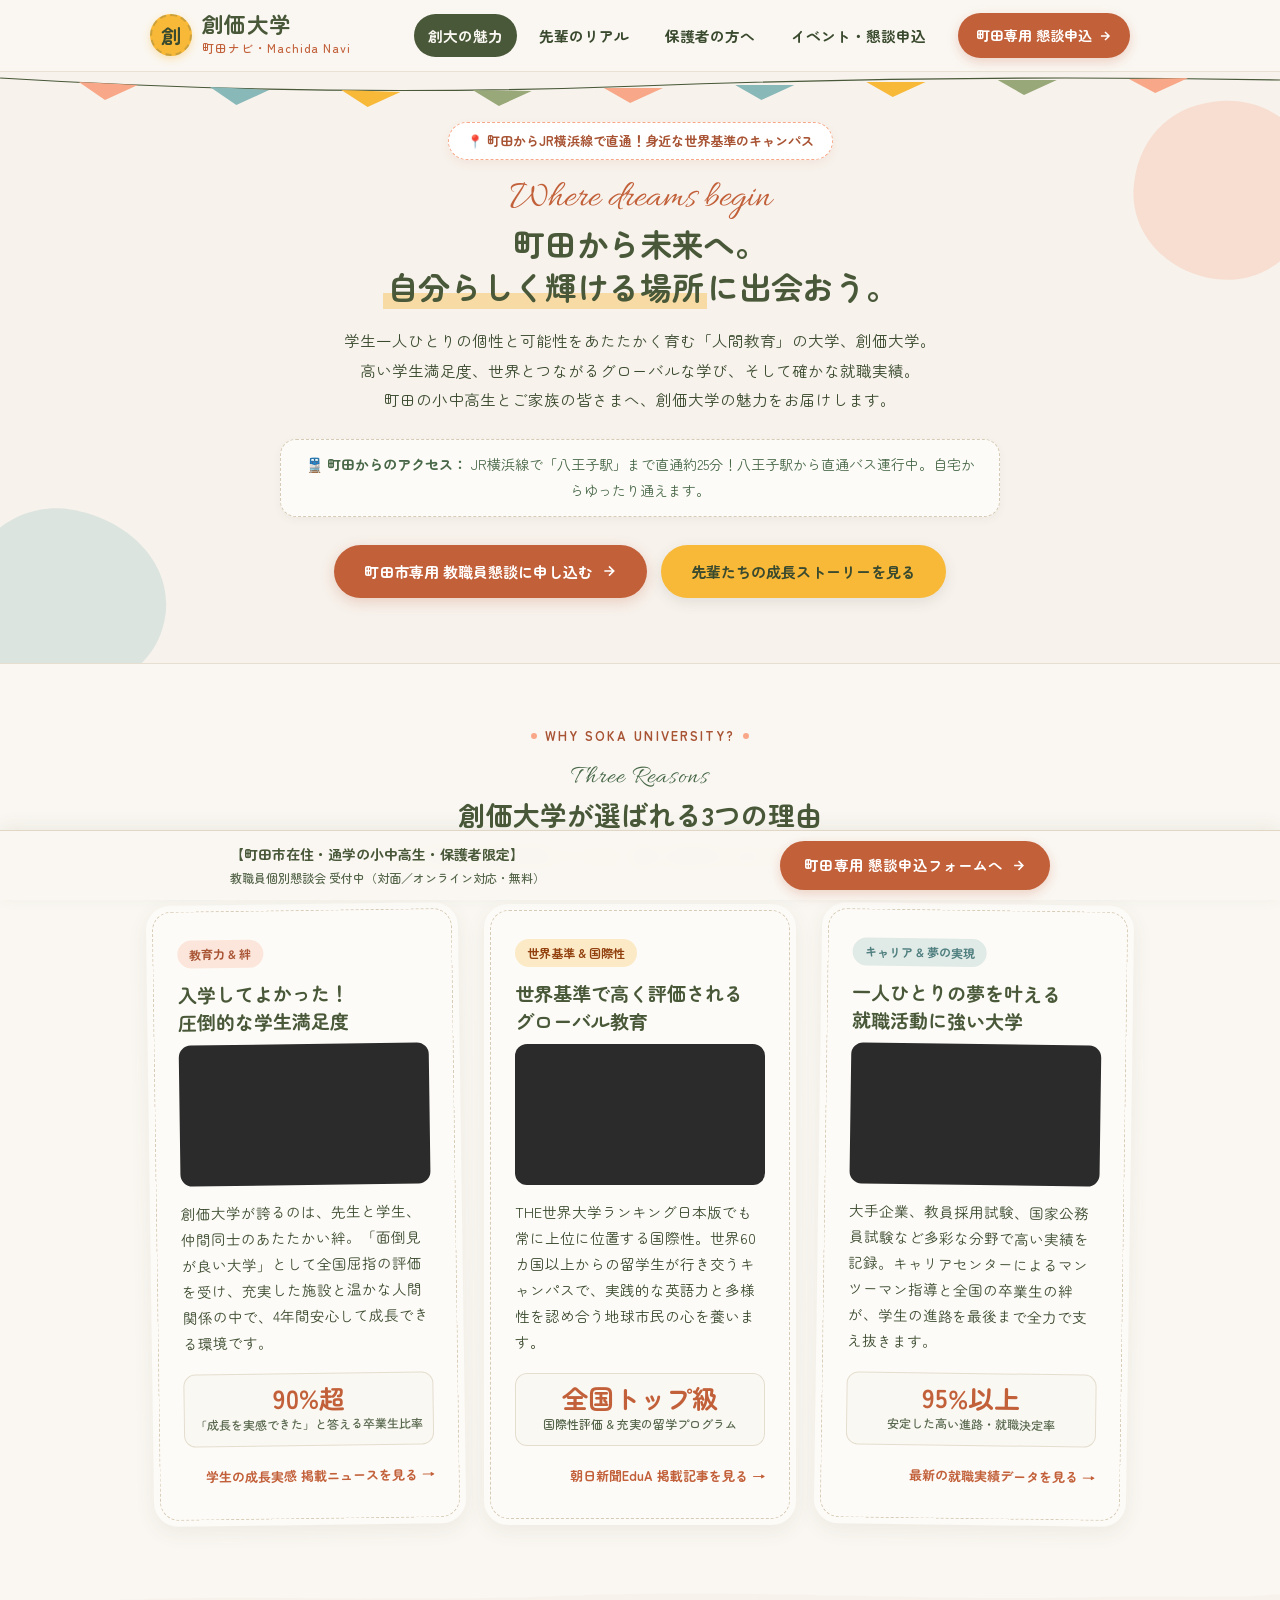
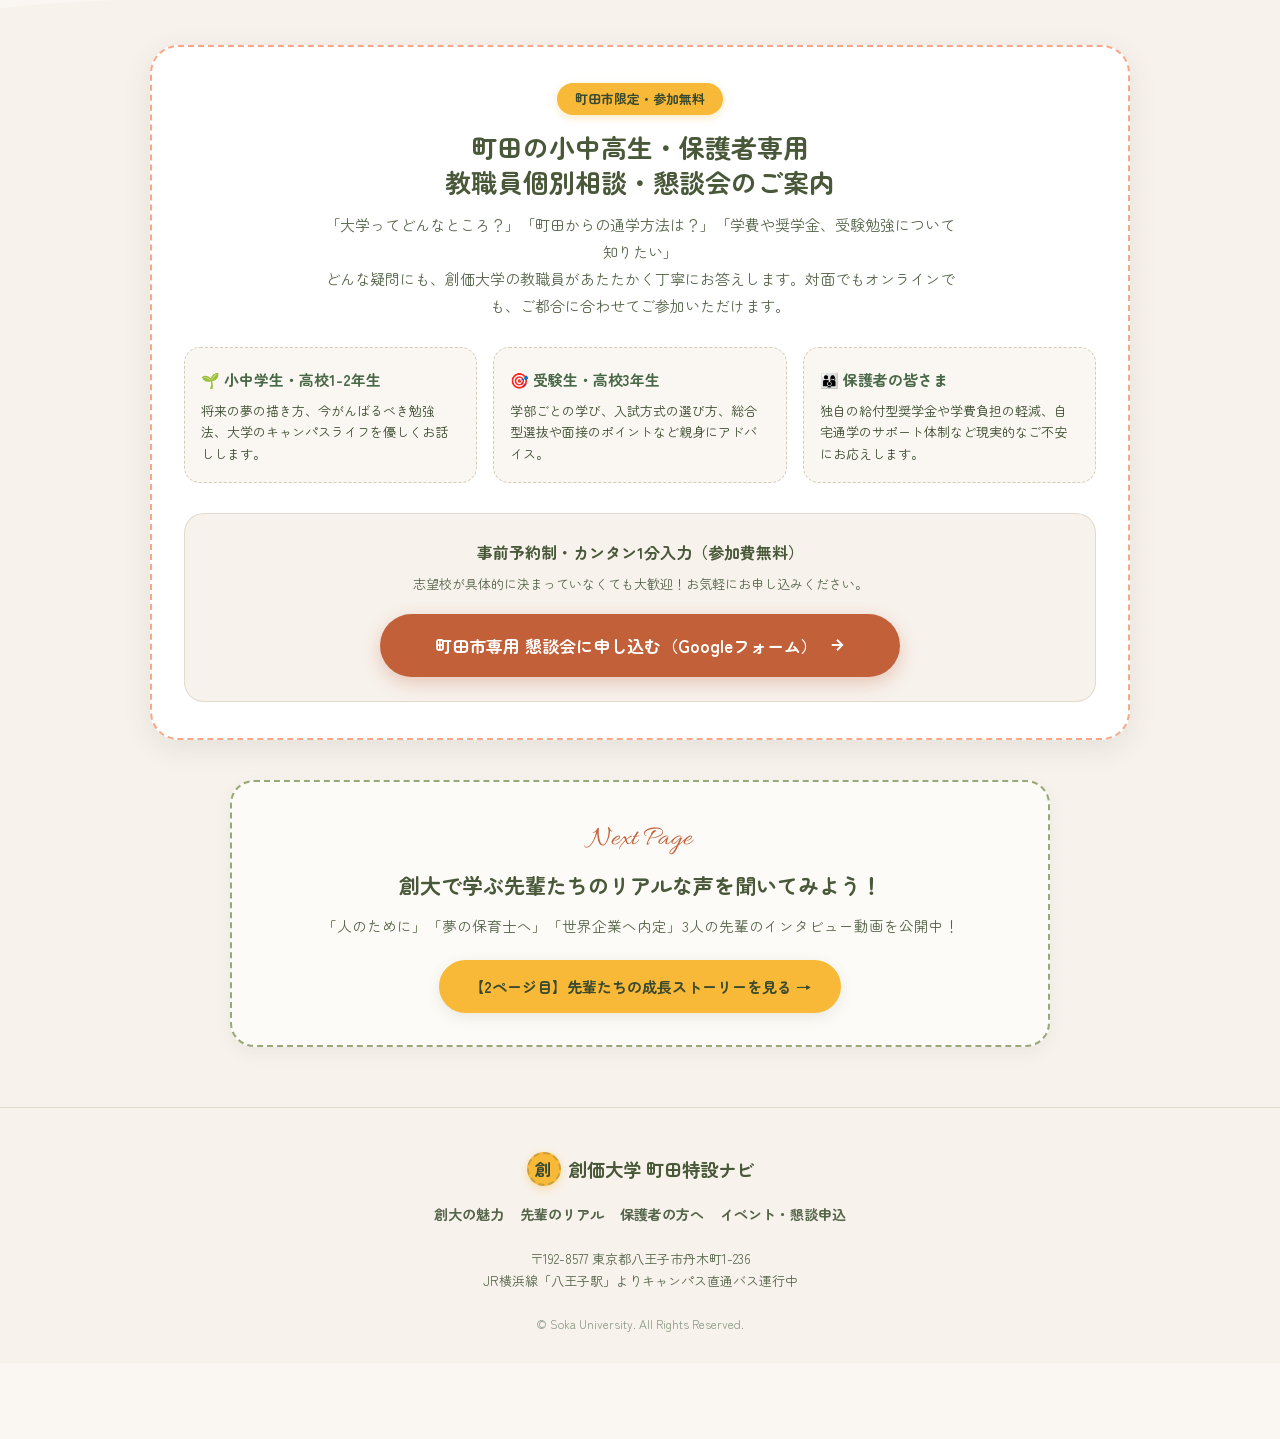
<file: index.html>
<!DOCTYPE html>
<html lang="ja">
<head>
  <meta charset="UTF-8">
  <meta name="viewport" content="width=device-width, initial-scale=1.0">
  <title>町田の小中高生・保護者向け 創価大学の魅力特設サイト | 満足度・世界基準・就職実績</title>
  <meta name="description" content="出会って、学んで、夢ひらく。町田市在住・通学の小中高生と保護者の皆さまへ。学生満足度、世界基準のグローバル教育、高い就職実績など、八王子・創価大学の魅力をお届けします。町田市専用の個別教職員懇談も受付中！">
  <link rel="preconnect" href="https://fonts.googleapis.com">
  <link rel="preconnect" href="https://fonts.gstatic.com" crossorigin>
  <link href="https://fonts.googleapis.com/css2?family=Zen+Maru+Gothic:wght@400;500;700&family=Allura&display=swap" rel="stylesheet">
  <link rel="stylesheet" href="css/style.css">
</head>
<body>

  <!-- ヘッダー -->
  <header class="header" id="header">
    <div class="wrap header__inner">
      <a href="index.html" class="header__logo">
        <div class="header__logo-icon">創</div>
        <div class="header__logo-text">
          <span class="header__logo-main">創価大学</span>
          <span class="header__logo-sub">町田ナビ • Machida Navi</span>
        </div>
      </a>

      <!-- ナビゲーション -->
      <nav class="header__nav" id="headerNav" aria-label="メインナビゲーション">
        <ul class="header__nav-list">
          <li><a href="index.html" class="header__nav-link active">創大の魅力</a></li>
          <li><a href="story.html" class="header__nav-link">先輩のリアル</a></li>
          <li><a href="parents.html" class="header__nav-link">保護者の方へ</a></li>
          <li><a href="event.html" class="header__nav-link">イベント・懇談申込</a></li>
        </ul>
        <a href="https://forms.gle/iRCZzVQ8u3dxBbDP8" target="_blank" rel="noopener noreferrer" class="header__nav-cta">
          <span>町田専用 懇談申込</span>
          <svg width="14" height="14" viewBox="0 0 24 24" fill="none" stroke="currentColor" stroke-width="2.5"><path d="M5 12h14M12 5l7 7-7 7"/></svg>
        </a>
      </nav>

      <!-- SPメニューボタン -->
      <button class="hamburger" id="hamburger" aria-label="メニューを開く" aria-expanded="false">
        <span></span><span></span><span></span>
      </button>
    </div>
  </header>

  <!-- ヒーローセクション（温かみのあるBlobとガーランド） -->
  <section class="hero" id="hero">
    <!-- 旗ガーランド -->
    <svg class="hero__bunting" viewBox="0 0 390 40" preserveAspectRatio="none" aria-hidden="true">
      <path d="M0 6 Q98 26 195 14 T390 8" stroke="#485838" stroke-width="1.2" fill="none" />
      <polygon points="24,10 42,13 32,28" fill="#F8A888" />
      <polygon points="64,15 82,18 72,33" fill="#88B8B8" />
      <polygon points="104,18 122,20 112,35" fill="#F8B838" />
      <polygon points="144,18 162,19 152,34" fill="#98A878" />
      <polygon points="184,16 202,16 192,31" fill="#F8A888" />
      <polygon points="224,13 242,13 232,28" fill="#88B8B8" />
      <polygon points="264,10 282,10 272,25" fill="#F8B838" />
      <polygon points="304,8 322,8 312,23" fill="#98A878" />
      <polygon points="344,7 362,6 352,21" fill="#F8A888" />
    </svg>

    <!-- 有機的なBlob -->
    <svg class="hero__blob hero__blob--coral" viewBox="0 0 200 200" aria-hidden="true">
      <path d="M104 8 C150 6 190 42 186 92 C182 142 142 176 96 170 C50 164 16 126 22 82 C28 38 58 10 104 8 Z" fill="#F8A888" opacity=".28" />
    </svg>
    <svg class="hero__blob hero__blob--blue" viewBox="0 0 220 180" aria-hidden="true">
      <path d="M112 6 C160 14 202 52 196 100 C190 148 144 174 98 168 C52 162 12 124 16 78 C20 32 64 -2 112 6 Z" fill="#88B8B8" opacity=".24" />
    </svg>

    <div class="wrap hero__inner">
      <div class="hero__badge">
        <span>📍 町田からJR横浜線で直通！身近な世界基準のキャンパス</span>
      </div>
      <p class="hero__script-title">Where dreams begin</p>
      <h1 class="hero__title">
        町田から未来へ。<br>
        <span class="under-wave">自分らしく輝ける場所</span>に出会おう。
      </h1>
      <p class="hero__desc">
        学生一人ひとりの個性と可能性をあたたかく育む「人間教育」の大学、創価大学。<br>
        高い学生満足度、世界とつながるグローバルな学び、そして確かな就職実績。<br>
        町田の小中高生とご家族の皆さまへ、創価大学の魅力をお届けします。
      </p>

      <div class="hero__access-note">
        🚆 <strong>町田からのアクセス：</strong> JR横浜線で「八王子駅」まで直通約25分！八王子駅から直通バス運行中。自宅からゆったり通えます。
      </div>

      <div class="hero__actions">
        <a href="event.html#counseling" class="btn btn--coral">
          <span>町田市専用 教職員懇談に申し込む</span>
          <svg width="16" height="16" viewBox="0 0 24 24" fill="none" stroke="currentColor" stroke-width="2.5"><path d="M5 12h14M12 5l7 7-7 7"/></svg>
        </a>
        <a href="story.html" class="btn">
          <span>先輩たちの成長ストーリーを見る</span>
        </a>
      </div>
    </div>
  </section>

  <!-- 魅力セクション（3つの柱・クラフト札スタイル） -->
  <section class="section" id="features">
    <div class="wrap">
      <div class="sec-head">
        <span class="eyebrow"><i></i> WHY SOKA UNIVERSITY? <i></i></span>
        <span class="eyebrow-script">Three Reasons</span>
        <h2 class="sec-title">創価大学が選ばれる3つの理由</h2>
        <p class="sec-desc">安心の数字と実績が教えてくれる、確かな教育力とあたたかいサポート。</p>
      </div>

      <div class="grid-3">
        <!-- 魅力1: 学生満足度 -->
        <div class="fuda fuda--tilt-left">
          <div class="fuda__in">
            <span class="tag-badge tag-badge--coral">教育力 & 絆</span>
            <h3 class="card-title">入学してよかった！<br>圧倒的な学生満足度</h3>
            <div class="video-wrapper" style="border-radius: 12px; margin-bottom: 14px;">
              <iframe 
                src="https://www.youtube.com/embed/_kkgwEDPUEU" 
                title="創価大学 成長実感ムービー" 
                allow="accelerometer; autoplay; clipboard-write; encrypted-media; gyroscope; picture-in-picture; web-share" 
                allowfullscreen>
              </iframe>
            </div>
            <p class="card-text">
              創価大学が誇るのは、先生と学生、仲間同士のあたたかい絆。「面倒見が良い大学」として全国屈指の評価を受け、充実した施設と温かな人間関係の中で、4年間安心して成長できる環境です。
            </p>
            <div class="card-stat-box">
              <div class="card-stat-num">90%超</div>
              <div class="card-stat-label">「成長を実感できた」と答える卒業生比率</div>
            </div>
            <div style="margin-top: 14px; text-align: right;">
              <a href="https://www.soka.ac.jp/news/2025/10/500201/" target="_blank" rel="noopener noreferrer" style="font-size: 13px; font-weight: 700;">
                学生の成長実感 掲載ニュースを見る →
              </a>
            </div>
          </div>
        </div>

        <!-- 魅力2: グローバル教育 -->
        <div class="fuda">
          <div class="fuda__in">
            <span class="tag-badge tag-badge--yellow">世界基準 & 国際性</span>
            <h3 class="card-title">世界基準で高く評価される<br>グローバル教育</h3>
            <div class="video-wrapper" style="border-radius: 12px; margin-bottom: 14px;">
              <iframe 
                src="https://www.youtube.com/embed/OUmvGFBa0Uk" 
                title="創価大学 国際力紹介ムービー" 
                allow="accelerometer; autoplay; clipboard-write; encrypted-media; gyroscope; picture-in-picture; web-share" 
                allowfullscreen>
              </iframe>
            </div>
            <p class="card-text">
              THE世界大学ランキング日本版でも常に上位に位置する国際性。世界60カ国以上からの留学生が行き交うキャンパスで、実践的な英語力と多様性を認め合う地球市民の心を養います。
            </p>
            <div class="card-stat-box">
              <div class="card-stat-num">全国トップ級</div>
              <div class="card-stat-label">国際性評価 & 充実の留学プログラム</div>
            </div>
            <div style="margin-top: 14px; text-align: right;">
              <a href="https://dot.asahi.com/articles/-/273240" target="_blank" rel="noopener noreferrer" style="font-size: 13px; font-weight: 700;">
                朝日新聞EduA 掲載記事を見る →
              </a>
            </div>
          </div>
        </div>

        <!-- 魅力3: 就職力 -->
        <div class="fuda fuda--tilt-right">
          <div class="fuda__in">
            <span class="tag-badge tag-badge--blue">キャリア & 夢の実現</span>
            <h3 class="card-title">一人ひとりの夢を叶える<br>就職活動に強い大学</h3>
            <div class="video-wrapper" style="border-radius: 12px; margin-bottom: 14px;">
              <iframe 
                src="https://www.youtube.com/embed/uPntUXVRw-o" 
                title="創価大学 就職率UPの秘密ムービー" 
                allow="accelerometer; autoplay; clipboard-write; encrypted-media; gyroscope; picture-in-picture; web-share" 
                allowfullscreen>
              </iframe>
            </div>
            <p class="card-text">
              大手企業、教員採用試験、国家公務員試験など多彩な分野で高い実績を記録。キャリアセンターによるマンツーマン指導と全国の卒業生の絆が、学生の進路を最後まで全力で支え抜きます。
            </p>
            <div class="card-stat-box">
              <div class="card-stat-num">95%以上</div>
              <div class="card-stat-label">安定した高い進路・就職決定率</div>
            </div>
            <div style="margin-top: 14px; text-align: right;">
              <a href="https://www.soka.ac.jp/admissions/news_admissions/2021/12/6736/" target="_blank" rel="noopener noreferrer" style="font-size: 13px; font-weight: 700;">
                最新の就職実績データを見る →
              </a>
            </div>
          </div>
        </div>
      </div>
    </div>
  </section>

  <!-- 町田市専用 教職員懇談会 特別案内 -->
  <section class="section section--alt">
    <!-- 上部の有機的な波 -->
    <svg class="edge" viewBox="0 0 390 24" preserveAspectRatio="none" aria-hidden="true">
      <path d="M0 24 C58 5 110 20 170 12 C230 4 280 18 334 13 C358 11 376 15 390 10 L390 0 L0 0 Z" fill="#FAF7F2" />
    </svg>

    <div class="wrap">
      <div class="counseling-card">
        <span class="counseling-badge-ribbon">町田市限定・参加無料</span>
        <h2 class="counseling-title">町田の小中高生・保護者専用<br>教職員個別相談・懇談会のご案内</h2>
        <p class="counseling-lead">
          「大学ってどんなところ？」「町田からの通学方法は？」「学費や奨学金、受験勉強について知りたい」<br>
          どんな疑問にも、創価大学の教職員があたたかく丁寧にお答えします。対面でもオンラインでも、ご都合に合わせてご参加いただけます。
        </p>

        <div class="counseling-boxes">
          <div class="c-box">
            <div class="c-box-title">🌱 小中学生・高校1-2年生</div>
            <div class="c-box-text">将来の夢の描き方、今がんばるべき勉強法、大学のキャンパスライフを優しくお話しします。</div>
          </div>
          <div class="c-box">
            <div class="c-box-title">🎯 受験生・高校3年生</div>
            <div class="c-box-text">学部ごとの学び、入試方式の選び方、総合型選抜や面接のポイントなど親身にアドバイス。</div>
          </div>
          <div class="c-box">
            <div class="c-box-title">👨‍👩‍👦 保護者の皆さま</div>
            <div class="c-box-text">独自の給付型奨学金や学費負担の軽減、自宅通学のサポート体制など現実的なご不安にお応えします。</div>
          </div>
        </div>

        <div class="counseling-btn-area">
          <div class="counseling-btn-title">事前予約制・カンタン1分入力（参加費無料）</div>
          <div class="counseling-btn-sub">志望校が具体的に決まっていなくても大歓迎！お気軽にお申し込みください。</div>
          <a href="https://forms.gle/iRCZzVQ8u3dxBbDP8" target="_blank" rel="noopener noreferrer" class="btn-counseling-main">
            <span>町田市専用 懇談会に申し込む（Googleフォーム）</span>
            <svg width="18" height="18" viewBox="0 0 24 24" fill="none" stroke="currentColor" stroke-width="2.5"><path d="M5 12h14M12 5l7 7-7 7"/></svg>
          </a>
        </div>
      </div>

      <!-- 次ページへの案内バナー -->
      <div class="next-banner">
        <span class="next-banner__script">Next Page</span>
        <h3 class="next-banner__title">創大で学ぶ先輩たちのリアルな声を聞いてみよう！</h3>
        <p class="next-banner__desc">「人のために」「夢の保育士へ」「世界企業へ内定」3人の先輩のインタビュー動画を公開中！</p>
        <a href="story.html" class="btn">
          <span>【2ページ目】先輩たちの成長ストーリーを見る →</span>
        </a>
      </div>
    </div>
  </section>

  <!-- フッター -->
  <footer class="footer">
    <div class="wrap">
      <div class="footer__logo-wrap">
        <div class="header__logo-icon" style="width: 34px; height: 34px; font-size: 1.05rem;">創</div>
        <strong style="color: var(--green); font-size: 1.15rem;">創価大学 町田特設ナビ</strong>
      </div>
      <div class="footer__nav">
        <a href="index.html">創大の魅力</a>
        <a href="story.html">先輩のリアル</a>
        <a href="parents.html">保護者の方へ</a>
        <a href="event.html">イベント・懇談申込</a>
      </div>
      <p class="footer__access">
        〒192-8577 東京都八王子市丹木町1-236<br>
        JR横浜線「八王子駅」よりキャンパス直通バス運行中
      </p>
      <p class="footer__copy">&copy; Soka University. All Rights Reserved.</p>
    </div>
  </footer>

  <!-- 追従固定CTAバー -->
  <div class="sticky-cta">
    <div class="sticky-cta__inner">
      <div class="sticky-cta__text">
        【町田市在住・通学の小中高生・保護者限定】
        <span>教職員個別懇談会 受付中（対面／オンライン対応・無料）</span>
      </div>
      <a href="https://forms.gle/iRCZzVQ8u3dxBbDP8" target="_blank" rel="noopener noreferrer" class="sticky-cta__btn">
        <span>町田専用 懇談申込フォームへ</span>
        <svg width="15" height="15" viewBox="0 0 24 24" fill="none" stroke="currentColor" stroke-width="2.5"><path d="M5 12h14M12 5l7 7-7 7"/></svg>
      </a>
    </div>
  </div>

  <script src="js/script.js"></script>
</body>
</html>
</file>
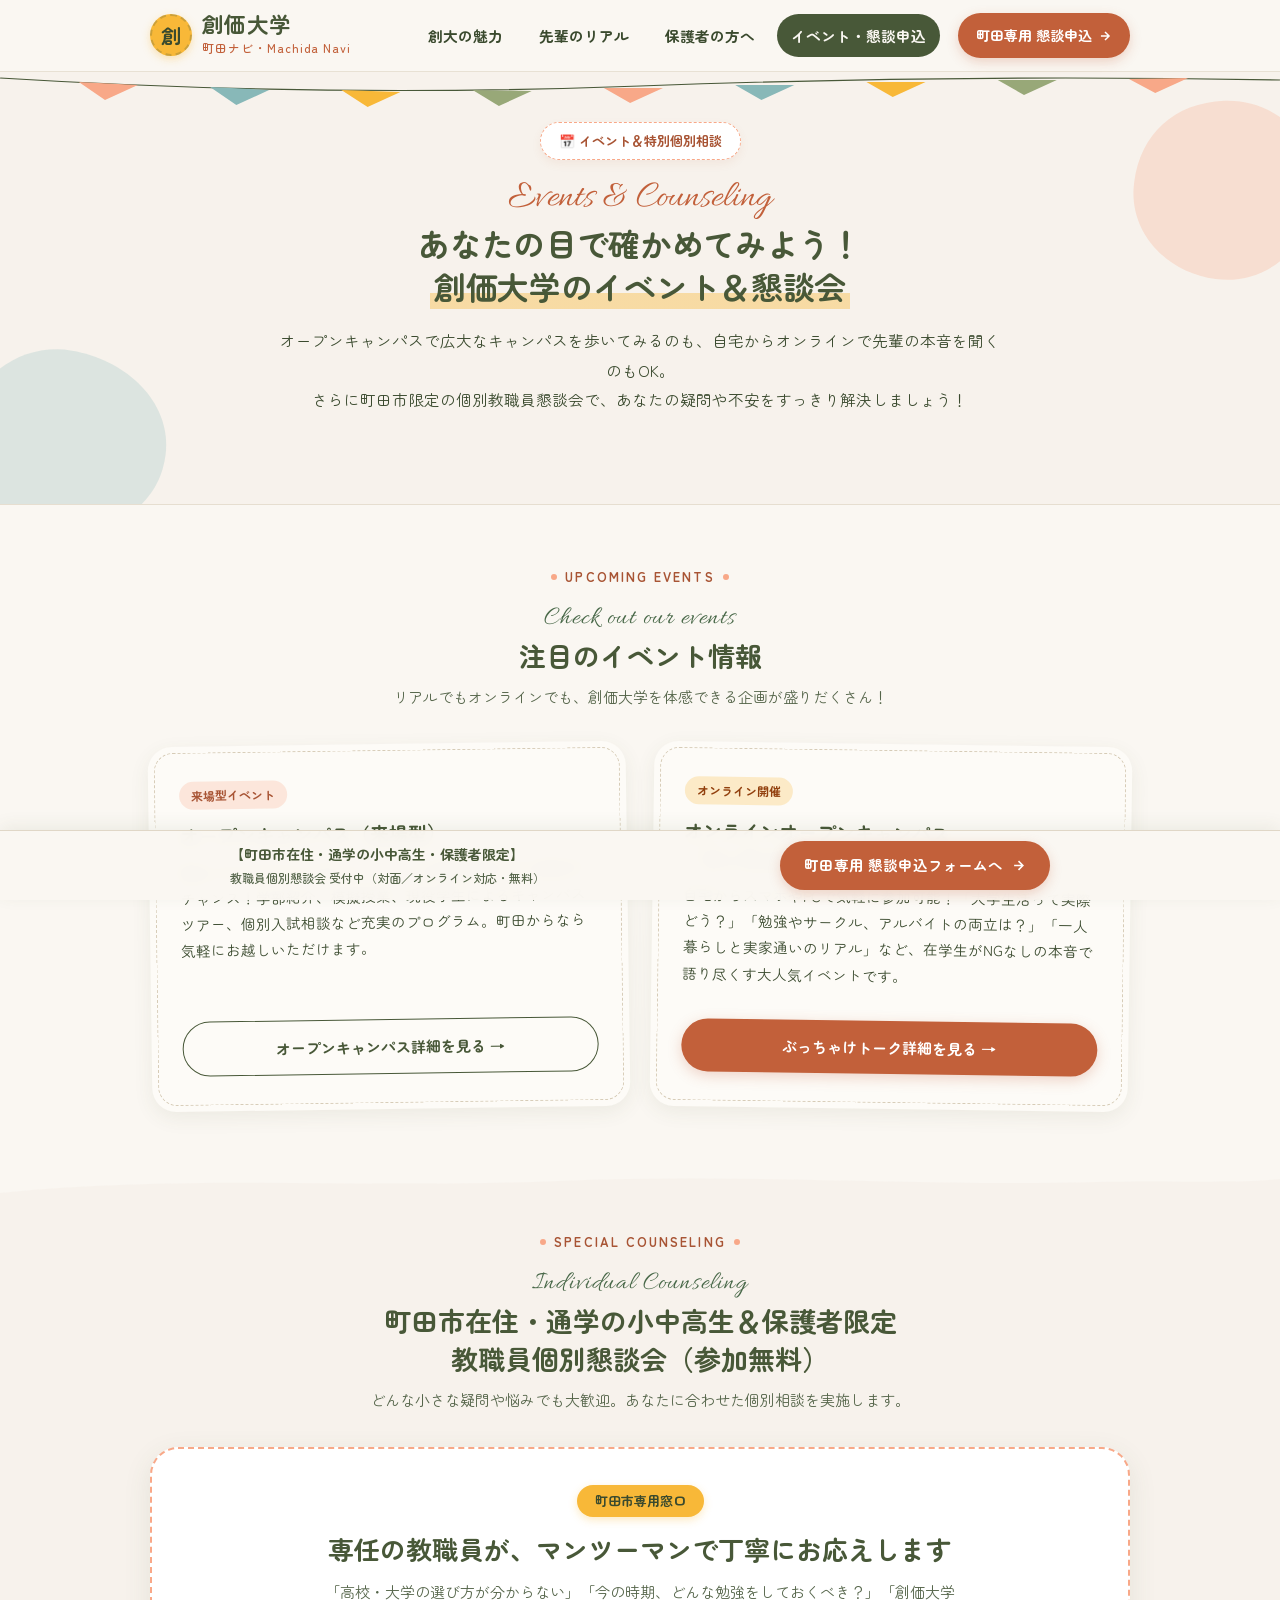
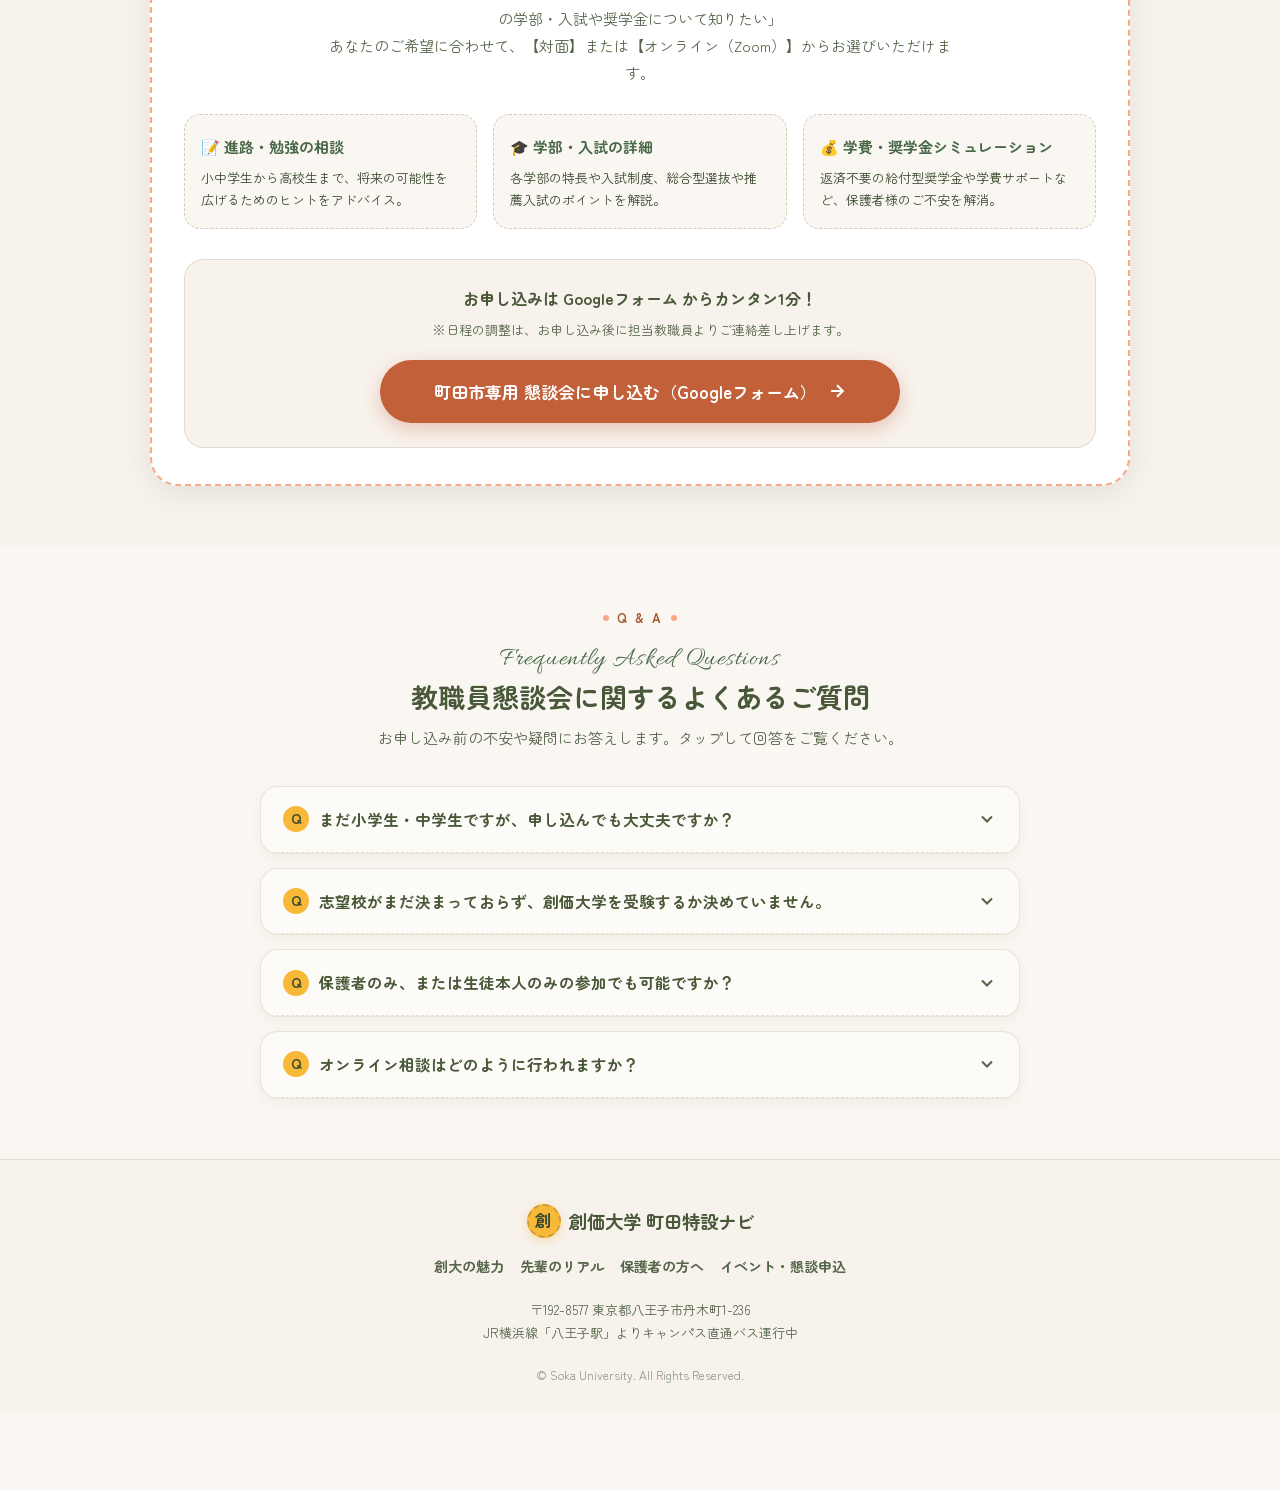
<file: event.html>
<!DOCTYPE html>
<html lang="ja">
<head>
  <meta charset="UTF-8">
  <meta name="viewport" content="width=device-width, initial-scale=1.0">
  <title>イベント情報・町田市専用 教職員懇談会お申し込み | 創価大学 町田特設ナビ</title>
  <meta name="description" content="創価大学のオープンキャンパス、オンラインぶっちゃけトーク情報と、町田市在住・通学の小中高生・保護者専用の教職員個別懇談会のご案内。フォームから簡単にお申し込みいただけます。">
  <link rel="preconnect" href="https://fonts.googleapis.com">
  <link rel="preconnect" href="https://fonts.gstatic.com" crossorigin>
  <link href="https://fonts.googleapis.com/css2?family=Zen+Maru+Gothic:wght@400;500;700&family=Allura&display=swap" rel="stylesheet">
  <link rel="stylesheet" href="css/style.css">
</head>
<body>

  <!-- ヘッダー -->
  <header class="header" id="header">
    <div class="wrap header__inner">
      <a href="index.html" class="header__logo">
        <div class="header__logo-icon">創</div>
        <div class="header__logo-text">
          <span class="header__logo-main">創価大学</span>
          <span class="header__logo-sub">町田ナビ • Machida Navi</span>
        </div>
      </a>

      <nav class="header__nav" id="headerNav" aria-label="メインナビゲーション">
        <ul class="header__nav-list">
          <li><a href="index.html" class="header__nav-link">創大の魅力</a></li>
          <li><a href="story.html" class="header__nav-link">先輩のリアル</a></li>
          <li><a href="parents.html" class="header__nav-link">保護者の方へ</a></li>
          <li><a href="event.html" class="header__nav-link active">イベント・懇談申込</a></li>
        </ul>
        <a href="#counseling" class="header__nav-cta">
          <span>町田専用 懇談申込</span>
          <svg width="14" height="14" viewBox="0 0 24 24" fill="none" stroke="currentColor" stroke-width="2.5"><path d="M5 12h14M12 5l7 7-7 7"/></svg>
        </a>
      </nav>

      <button class="hamburger" id="hamburger" aria-label="メニューを開く" aria-expanded="false">
        <span></span><span></span><span></span>
      </button>
    </div>
  </header>

  <!-- ヒーローセクション -->
  <section class="hero" id="hero">
    <!-- 旗ガーランド -->
    <svg class="hero__bunting" viewBox="0 0 390 40" preserveAspectRatio="none" aria-hidden="true">
      <path d="M0 6 Q98 26 195 14 T390 8" stroke="#485838" stroke-width="1.2" fill="none" />
      <polygon points="24,10 42,13 32,28" fill="#F8A888" />
      <polygon points="64,15 82,18 72,33" fill="#88B8B8" />
      <polygon points="104,18 122,20 112,35" fill="#F8B838" />
      <polygon points="144,18 162,19 152,34" fill="#98A878" />
      <polygon points="184,16 202,16 192,31" fill="#F8A888" />
      <polygon points="224,13 242,13 232,28" fill="#88B8B8" />
      <polygon points="264,10 282,10 272,25" fill="#F8B838" />
      <polygon points="304,8 322,8 312,23" fill="#98A878" />
      <polygon points="344,7 362,6 352,21" fill="#F8A888" />
    </svg>

    <!-- 有機的なBlob -->
    <svg class="hero__blob hero__blob--coral" viewBox="0 0 200 200" aria-hidden="true">
      <path d="M104 8 C150 6 190 42 186 92 C182 142 142 176 96 170 C50 164 16 126 22 82 C28 38 58 10 104 8 Z" fill="#F8A888" opacity=".28" />
    </svg>
    <svg class="hero__blob hero__blob--blue" viewBox="0 0 220 180" aria-hidden="true">
      <path d="M112 6 C160 14 202 52 196 100 C190 148 144 174 98 168 C52 162 12 124 16 78 C20 32 64 -2 112 6 Z" fill="#88B8B8" opacity=".24" />
    </svg>

    <div class="wrap hero__inner">
      <div class="hero__badge">
        <span>📅 イベント＆特別個別相談</span>
      </div>
      <p class="hero__script-title">Events & Counseling</p>
      <h1 class="hero__title">
        あなたの目で確かめてみよう！<br>
        <span class="under-wave">創価大学のイベント＆懇談会</span>
      </h1>
      <p class="hero__desc">
        オープンキャンパスで広大なキャンパスを歩いてみるのも、自宅からオンラインで先輩の本音を聞くのもOK。<br>
        さらに町田市限定の個別教職員懇談会で、あなたの疑問や不安をすっきり解決しましょう！
      </p>
    </div>
  </section>

  <!-- イベント紹介セクション -->
  <section class="section">
    <div class="wrap">
      <div class="sec-head">
        <span class="eyebrow"><i></i> UPCOMING EVENTS <i></i></span>
        <span class="eyebrow-script">Check out our events</span>
        <h2 class="sec-title">注目のイベント情報</h2>
        <p class="sec-desc">リアルでもオンラインでも、創価大学を体感できる企画が盛りだくさん！</p>
      </div>

      <div class="grid-2">
        <!-- イベント1: オープンキャンパス -->
        <div class="fuda fuda--tilt-left">
          <div class="fuda__in">
            <span class="tag-badge tag-badge--coral">来場型イベント</span>
            <h3 class="card-title">オープンキャンパス（来場型）</h3>
            <p class="card-text">
              緑あふれる広大な八王子キャンパスを直接体感できる絶好のチャンス！学部紹介、模擬授業、現役学生によるキャンパスツアー、個別入試相談など充実のプログラム。町田からなら気軽にお越しいただけます。
            </p>
            <div style="margin-top: auto; padding-top: 14px;">
              <a href="https://www.soka.ac.jp/opencampus/" target="_blank" rel="noopener noreferrer" class="btn btn--outline" style="width: 100%;">
                <span>オープンキャンパス詳細を見る →</span>
              </a>
            </div>
          </div>
        </div>

        <!-- イベント2: オンラインぶっちゃけトーク -->
        <div class="fuda fuda--tilt-right">
          <div class="fuda__in">
            <span class="tag-badge tag-badge--yellow">オンライン開催</span>
            <h3 class="card-title">オンラインオープンキャンパス<br>「ぶっちゃけトーク」</h3>
            <p class="card-text">
              自宅からスマホやPCで気軽に参加可能！「大学生活って実際どう？」「勉強やサークル、アルバイトの両立は？」「一人暮らしと実家通いのリアル」など、在学生がNGなしの本音で語り尽くす大人気イベントです。
            </p>
            <div style="margin-top: auto; padding-top: 14px;">
              <a href="https://www.soka.ac.jp/events/2026/10/1206/" target="_blank" rel="noopener noreferrer" class="btn btn--coral" style="width: 100%;">
                <span>ぶっちゃけトーク詳細を見る →</span>
              </a>
            </div>
          </div>
        </div>
      </div>
    </div>
  </section>

  <!-- ★最重要：町田市専用 教職員懇談会 申込セクション -->
  <section class="section section--alt" id="counseling">
    <svg class="edge" viewBox="0 0 390 24" preserveAspectRatio="none" aria-hidden="true">
      <path d="M0 24 C58 5 110 20 170 12 C230 4 280 18 334 13 C358 11 376 15 390 10 L390 0 L0 0 Z" fill="#FAF7F2" />
    </svg>

    <div class="wrap">
      <div class="sec-head">
        <span class="eyebrow"><i></i> SPECIAL COUNSELING <i></i></span>
        <span class="eyebrow-script">Individual Counseling</span>
        <h2 class="sec-title">町田市在住・通学の小中高生＆保護者限定<br>教職員個別懇談会（参加無料）</h2>
        <p class="sec-desc">どんな小さな疑問や悩みでも大歓迎。あなたに合わせた個別相談を実施します。</p>
      </div>

      <div class="counseling-card">
        <span class="counseling-badge-ribbon">町田市専用窓口</span>
        <h3 class="counseling-title">専任の教職員が、マンツーマンで丁寧にお応えします</h3>
        <p class="counseling-lead">
          「高校・大学の選び方が分からない」「今の時期、どんな勉強をしておくべき？」「創価大学の学部・入試や奨学金について知りたい」<br>
          あなたのご希望に合わせて、【対面】または【オンライン（Zoom）】からお選びいただけます。
        </p>

        <div class="counseling-boxes">
          <div class="c-box">
            <div class="c-box-title">📝 進路・勉強の相談</div>
            <div class="c-box-text">小中学生から高校生まで、将来の可能性を広げるためのヒントをアドバイス。</div>
          </div>
          <div class="c-box">
            <div class="c-box-title">🎓 学部・入試の詳細</div>
            <div class="c-box-text">各学部の特長や入試制度、総合型選抜や推薦入試のポイントを解説。</div>
          </div>
          <div class="c-box">
            <div class="c-box-title">💰 学費・奨学金シミュレーション</div>
            <div class="c-box-text">返済不要の給付型奨学金や学費サポートなど、保護者様のご不安を解消。</div>
          </div>
        </div>

        <div class="counseling-btn-area">
          <div class="counseling-btn-title">お申し込みは Googleフォーム からカンタン1分！</div>
          <div class="counseling-btn-sub">※日程の調整は、お申し込み後に担当教職員よりご連絡差し上げます。</div>
          <a href="https://forms.gle/iRCZzVQ8u3dxBbDP8" target="_blank" rel="noopener noreferrer" class="btn-counseling-main">
            <span>町田市専用 懇談会に申し込む（Googleフォーム）</span>
            <svg width="20" height="20" viewBox="0 0 24 24" fill="none" stroke="currentColor" stroke-width="2.5"><path d="M5 12h14M12 5l7 7-7 7"/></svg>
          </a>
        </div>
      </div>
    </div>
  </section>

  <!-- よくあるご質問 (FAQ) -->
  <section class="section">
    <div class="wrap">
      <div class="sec-head">
        <span class="eyebrow"><i></i> Q & A <i></i></span>
        <span class="eyebrow-script">Frequently Asked Questions</span>
        <h2 class="sec-title">教職員懇談会に関するよくあるご質問</h2>
        <p class="sec-desc">お申し込み前の不安や疑問にお答えします。タップして回答をご覧ください。</p>
      </div>

      <div class="faq-wrap">
        <div class="faq-card">
          <div class="faq-q">
            <div class="faq-q-left">
              <span class="faq-badge-q">Q</span>
              <span>まだ小学生・中学生ですが、申し込んでも大丈夫ですか？</span>
            </div>
            <svg class="faq-icon-arrow" viewBox="0 0 24 24" fill="none" stroke-width="2.5"><path d="M6 9l6 6 6-6"/></svg>
          </div>
          <div class="faq-a">
            <div class="faq-a-inner">
              <strong>もちろん大歓迎です！</strong><br>
              早い時期から大学の雰囲気や将来の進路について知ることは、日々の学習意欲にもつながります。「大学ってどんなところ？」「どんな勉強をすればいい？」など、優しく分かりやすくお話しします。
            </div>
          </div>
        </div>

        <div class="faq-card">
          <div class="faq-q">
            <div class="faq-q-left">
              <span class="faq-badge-q">Q</span>
              <span>志望校がまだ決まっておらず、創価大学を受験するか決めていません。</span>
            </div>
            <svg class="faq-icon-arrow" viewBox="0 0 24 24" fill="none" stroke-width="2.5"><path d="M6 9l6 6 6-6"/></svg>
          </div>
          <div class="faq-a">
            <div class="faq-a-inner">
              <strong>全く問題ございません。</strong><br>
              志望校選びのヒントや、文理選択・将来の興味を見つけるための一般的な進路相談としてもご活用いただけます。無理な勧誘等は一切ございませんのでご安心ください。
            </div>
          </div>
        </div>

        <div class="faq-card">
          <div class="faq-q">
            <div class="faq-q-left">
              <span class="faq-badge-q">Q</span>
              <span>保護者のみ、または生徒本人のみの参加でも可能ですか？</span>
            </div>
            <svg class="faq-icon-arrow" viewBox="0 0 24 24" fill="none" stroke-width="2.5"><path d="M6 9l6 6 6-6"/></svg>
          </div>
          <div class="faq-a">
            <div class="faq-a-inner">
              <strong>どちらでも可能です。</strong><br>
              保護者様のみで学費や奨学金、生活面についてじっくり相談されるケースも多数ございます。また、生徒さんご自身でのご参加や、親子ご一緒のご参加も歓迎しております。
            </div>
          </div>
        </div>

        <div class="faq-card">
          <div class="faq-q">
            <div class="faq-q-left">
              <span class="faq-badge-q">Q</span>
              <span>オンライン相談はどのように行われますか？</span>
            </div>
            <svg class="faq-icon-arrow" viewBox="0 0 24 24" fill="none" stroke-width="2.5"><path d="M6 9l6 6 6-6"/></svg>
          </div>
          <div class="faq-a">
            <div class="faq-a-inner">
              <strong>Zoom等のビデオ通話を使用します。</strong><br>
              お申し込み後、担当者より接続URLをメールでお送りいたします。パソコンはもちろん、スマートフォンやタブレットから簡単にご参加いただけます。
            </div>
          </div>
        </div>
      </div>
    </div>
  </section>

  <!-- フッター -->
  <footer class="footer">
    <div class="wrap">
      <div class="footer__logo-wrap">
        <div class="header__logo-icon" style="width: 34px; height: 34px; font-size: 1.05rem;">創</div>
        <strong style="color: var(--green); font-size: 1.15rem;">創価大学 町田特設ナビ</strong>
      </div>
      <div class="footer__nav">
        <a href="index.html">創大の魅力</a>
        <a href="story.html">先輩のリアル</a>
        <a href="parents.html">保護者の方へ</a>
        <a href="event.html">イベント・懇談申込</a>
      </div>
      <p class="footer__access">
        〒192-8577 東京都八王子市丹木町1-236<br>
        JR横浜線「八王子駅」よりキャンパス直通バス運行中
      </p>
      <p class="footer__copy">&copy; Soka University. All Rights Reserved.</p>
    </div>
  </footer>

  <!-- 追従固定CTAバー -->
  <div class="sticky-cta">
    <div class="sticky-cta__inner">
      <div class="sticky-cta__text">
        【町田市在住・通学の小中高生・保護者限定】
        <span>教職員個別懇談会 受付中（対面／オンライン対応・無料）</span>
      </div>
      <a href="https://forms.gle/iRCZzVQ8u3dxBbDP8" target="_blank" rel="noopener noreferrer" class="sticky-cta__btn">
        <span>町田専用 懇談申込フォームへ</span>
        <svg width="15" height="15" viewBox="0 0 24 24" fill="none" stroke="currentColor" stroke-width="2.5"><path d="M5 12h14M12 5l7 7-7 7"/></svg>
      </a>
    </div>
  </div>

  <script src="js/script.js"></script>
</body>
</html>
</file>
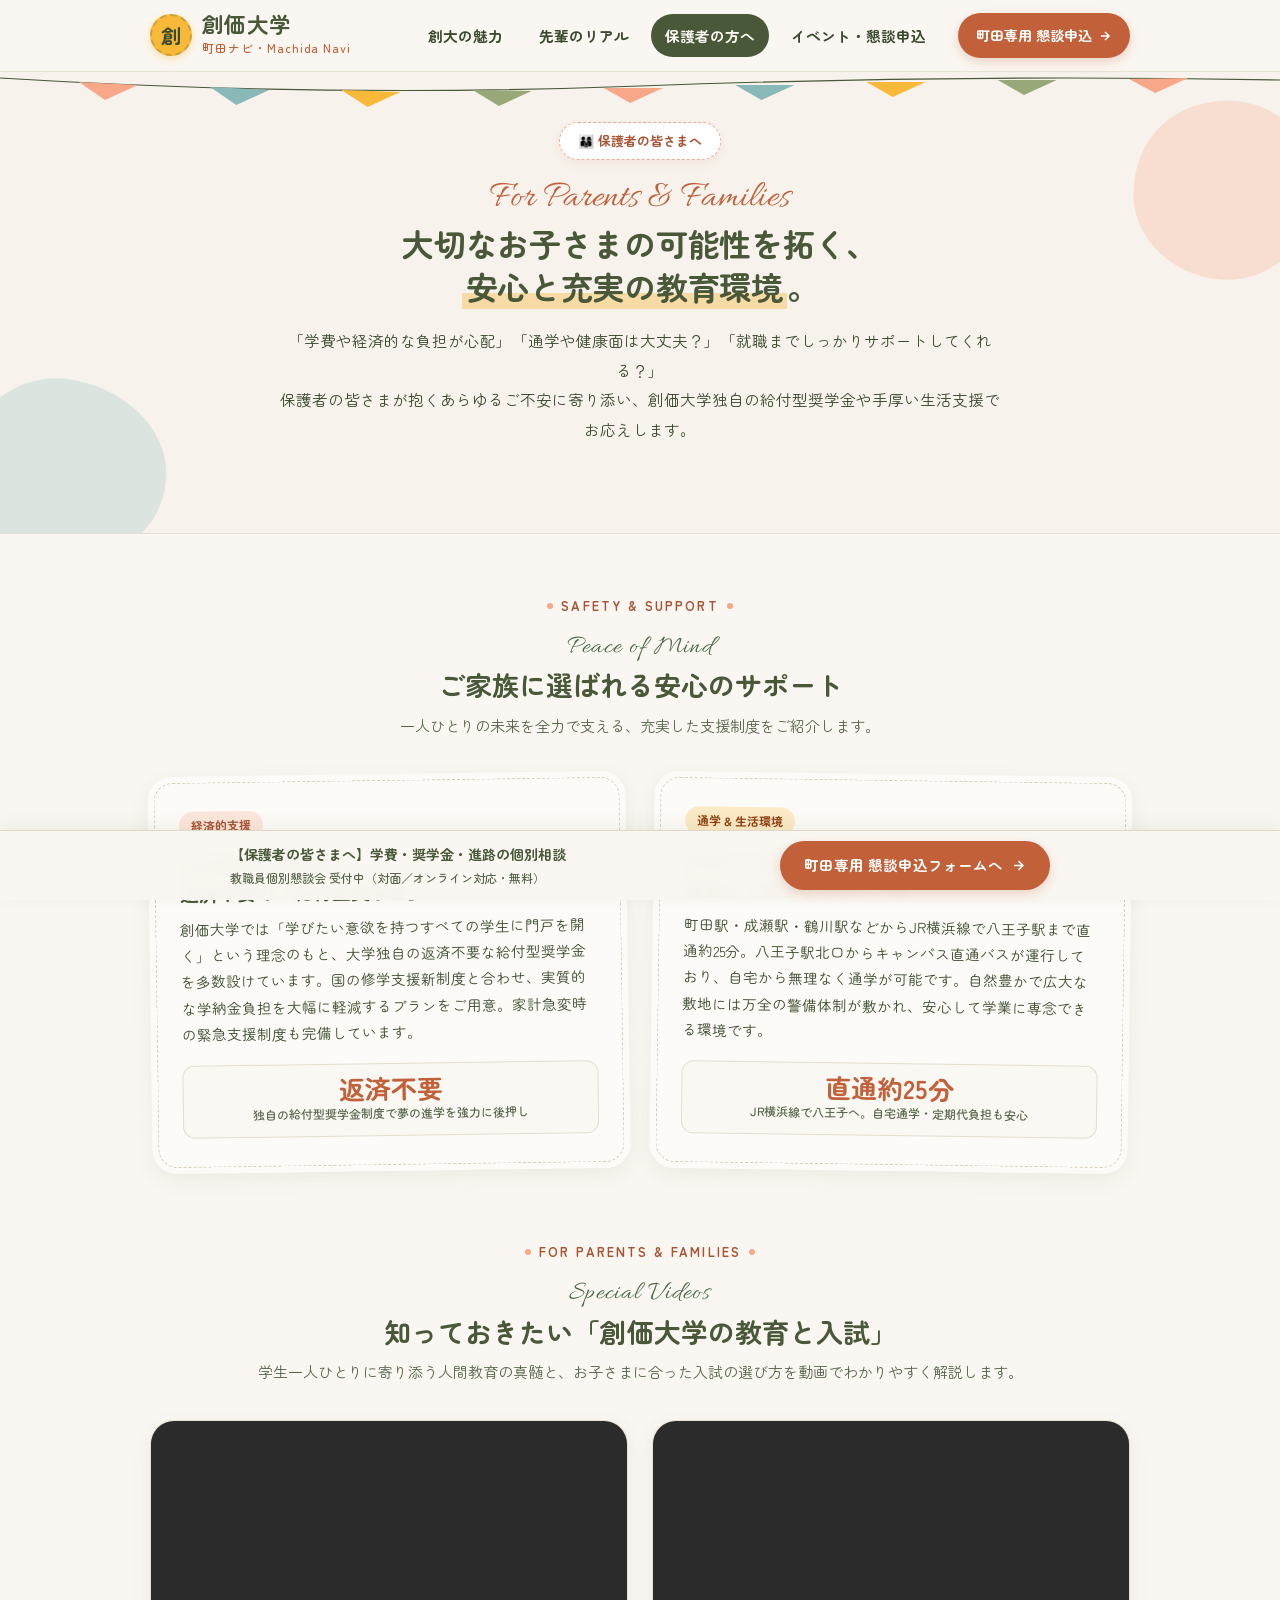
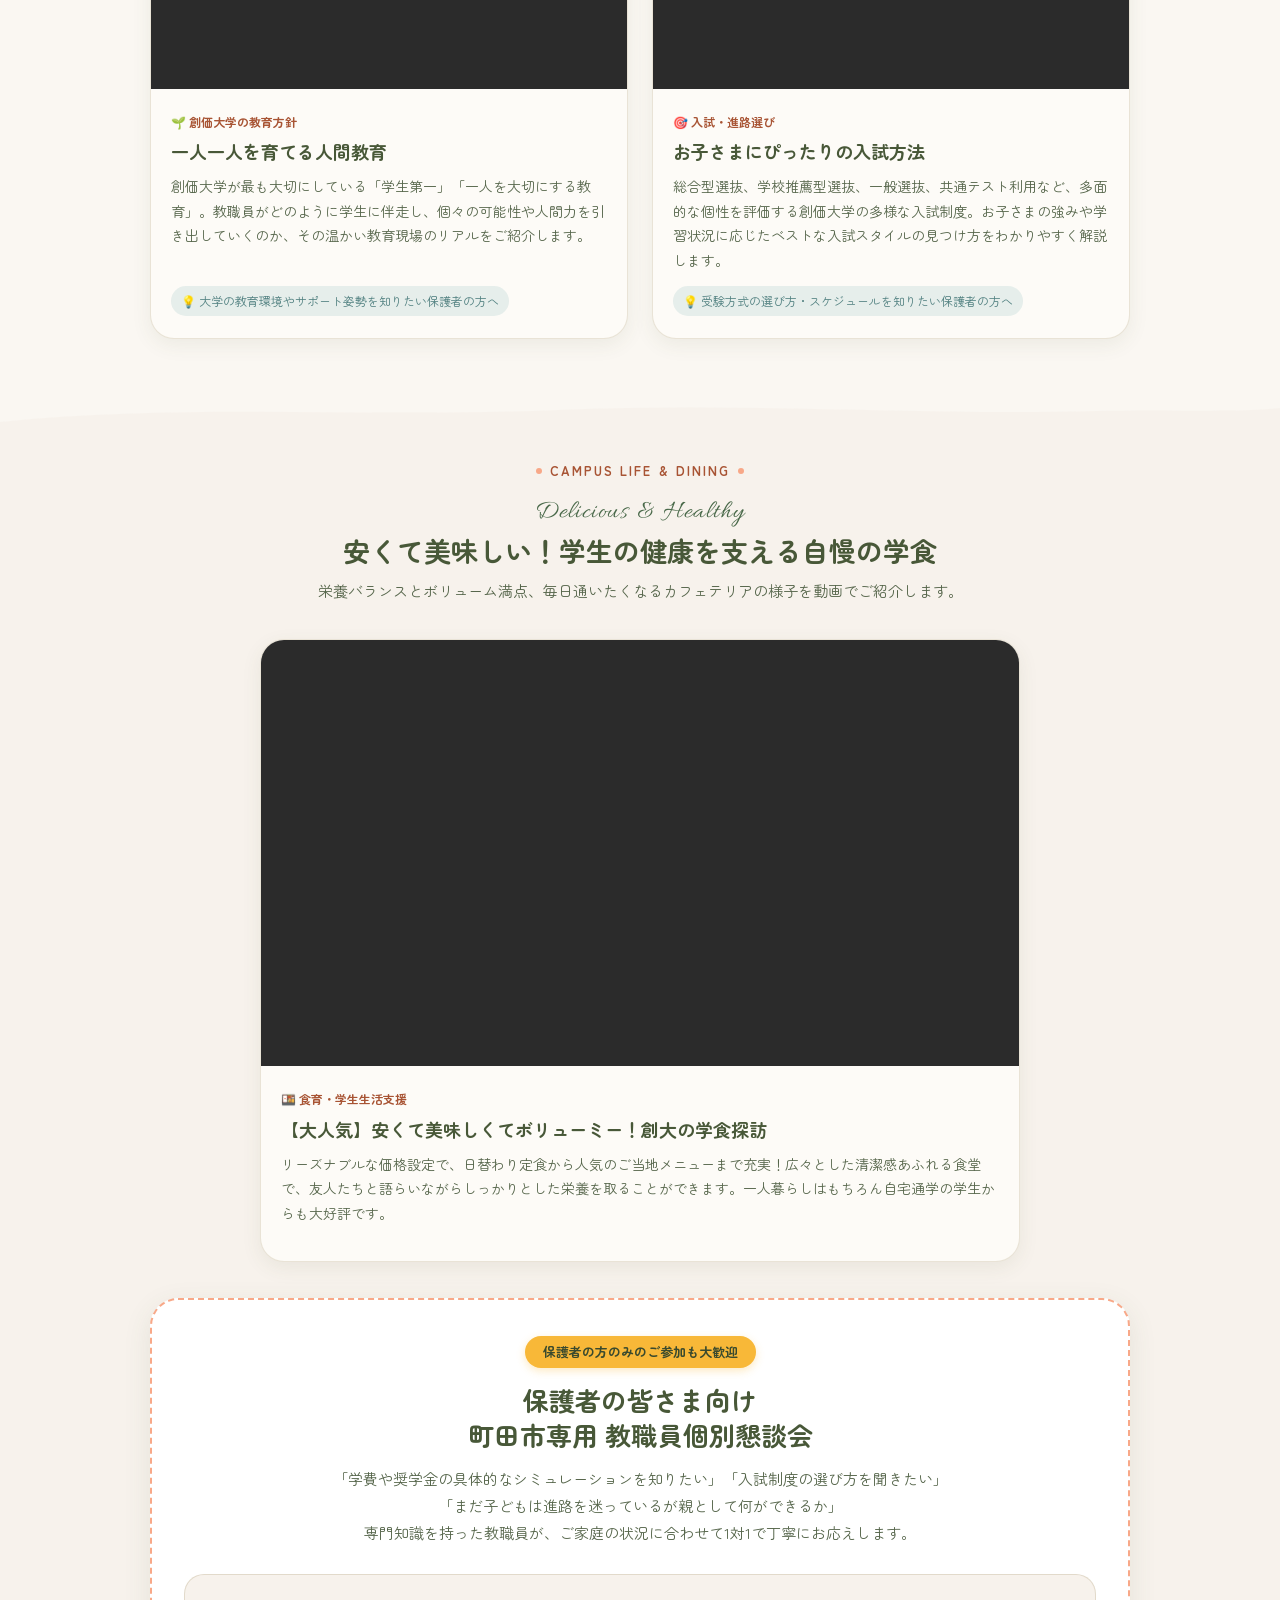
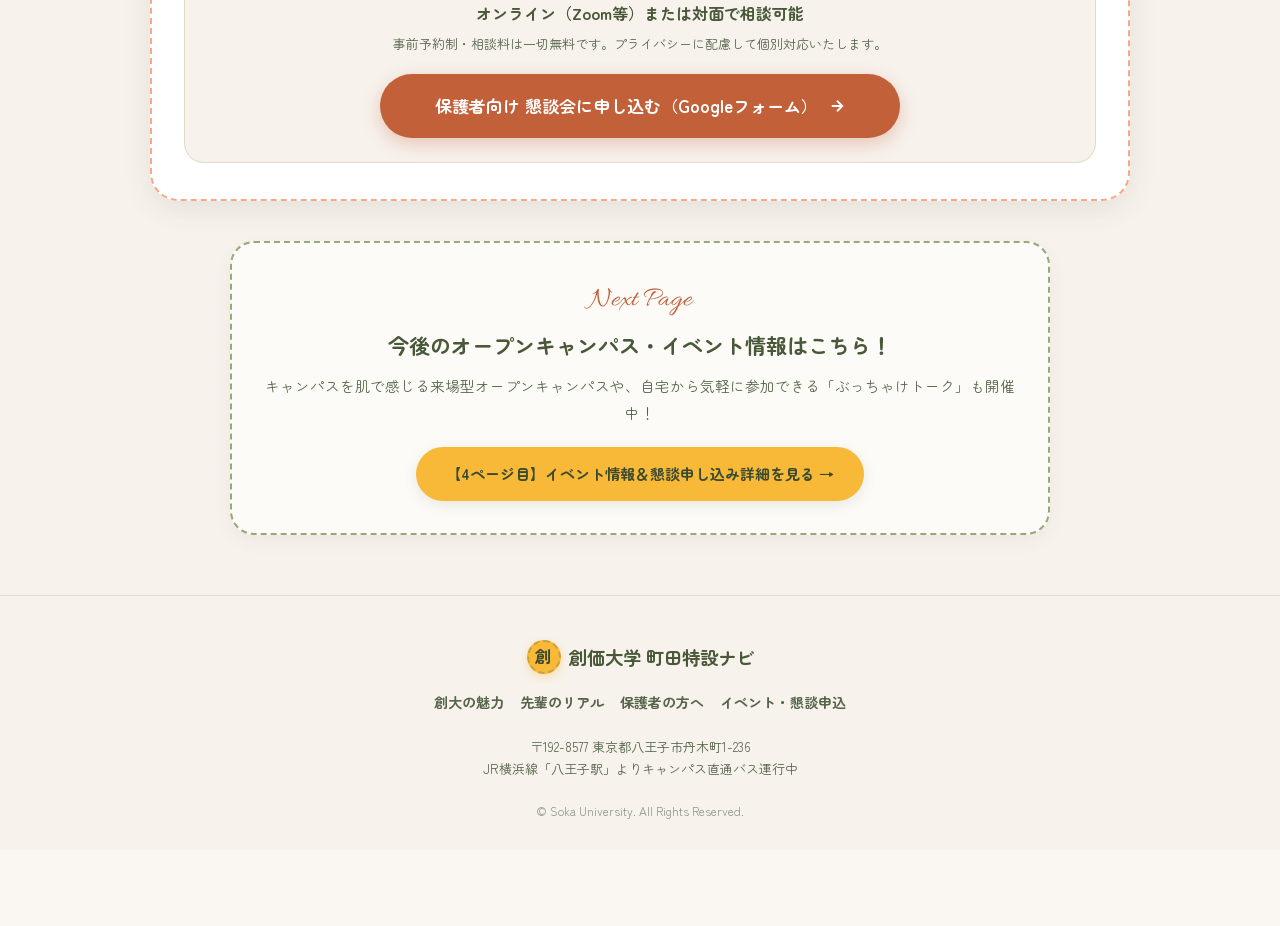
<file: parents.html>
<!DOCTYPE html>
<html lang="ja">
<head>
  <meta charset="UTF-8">
  <meta name="viewport" content="width=device-width, initial-scale=1.0">
  <title>保護者の皆さまへ | 奨学金・学食・安心の支援体制 | 創価大学 町田特設ナビ</title>
  <meta name="description" content="創価大学の保護者向け情報サイト。返済不要の充実した給付型奨学金、安くて栄養満点な名物学食、町田からの通学環境や手厚い就職・生活サポート体制をご紹介します。保護者の方のみの個別懇談も受付中。">
  <link rel="preconnect" href="https://fonts.googleapis.com">
  <link rel="preconnect" href="https://fonts.gstatic.com" crossorigin>
  <link href="https://fonts.googleapis.com/css2?family=Zen+Maru+Gothic:wght@400;500;700&family=Allura&display=swap" rel="stylesheet">
  <link rel="stylesheet" href="css/style.css">
</head>
<body>

  <!-- ヘッダー -->
  <header class="header" id="header">
    <div class="wrap header__inner">
      <a href="index.html" class="header__logo">
        <div class="header__logo-icon">創</div>
        <div class="header__logo-text">
          <span class="header__logo-main">創価大学</span>
          <span class="header__logo-sub">町田ナビ • Machida Navi</span>
        </div>
      </a>

      <nav class="header__nav" id="headerNav" aria-label="メインナビゲーション">
        <ul class="header__nav-list">
          <li><a href="index.html" class="header__nav-link">創大の魅力</a></li>
          <li><a href="story.html" class="header__nav-link">先輩のリアル</a></li>
          <li><a href="parents.html" class="header__nav-link active">保護者の方へ</a></li>
          <li><a href="event.html" class="header__nav-link">イベント・懇談申込</a></li>
        </ul>
        <a href="https://forms.gle/iRCZzVQ8u3dxBbDP8" target="_blank" rel="noopener noreferrer" class="header__nav-cta">
          <span>町田専用 懇談申込</span>
          <svg width="14" height="14" viewBox="0 0 24 24" fill="none" stroke="currentColor" stroke-width="2.5"><path d="M5 12h14M12 5l7 7-7 7"/></svg>
        </a>
      </nav>

      <button class="hamburger" id="hamburger" aria-label="メニューを開く" aria-expanded="false">
        <span></span><span></span><span></span>
      </button>
    </div>
  </header>

  <!-- ヒーローセクション -->
  <section class="hero" id="hero">
    <!-- 旗ガーランド -->
    <svg class="hero__bunting" viewBox="0 0 390 40" preserveAspectRatio="none" aria-hidden="true">
      <path d="M0 6 Q98 26 195 14 T390 8" stroke="#485838" stroke-width="1.2" fill="none" />
      <polygon points="24,10 42,13 32,28" fill="#F8A888" />
      <polygon points="64,15 82,18 72,33" fill="#88B8B8" />
      <polygon points="104,18 122,20 112,35" fill="#F8B838" />
      <polygon points="144,18 162,19 152,34" fill="#98A878" />
      <polygon points="184,16 202,16 192,31" fill="#F8A888" />
      <polygon points="224,13 242,13 232,28" fill="#88B8B8" />
      <polygon points="264,10 282,10 272,25" fill="#F8B838" />
      <polygon points="304,8 322,8 312,23" fill="#98A878" />
      <polygon points="344,7 362,6 352,21" fill="#F8A888" />
    </svg>

    <!-- 有機的なBlob -->
    <svg class="hero__blob hero__blob--coral" viewBox="0 0 200 200" aria-hidden="true">
      <path d="M104 8 C150 6 190 42 186 92 C182 142 142 176 96 170 C50 164 16 126 22 82 C28 38 58 10 104 8 Z" fill="#F8A888" opacity=".28" />
    </svg>
    <svg class="hero__blob hero__blob--blue" viewBox="0 0 220 180" aria-hidden="true">
      <path d="M112 6 C160 14 202 52 196 100 C190 148 144 174 98 168 C52 162 12 124 16 78 C20 32 64 -2 112 6 Z" fill="#88B8B8" opacity=".24" />
    </svg>

    <div class="wrap hero__inner">
      <div class="hero__badge">
        <span>👨‍👩‍👦 保護者の皆さまへ</span>
      </div>
      <p class="hero__script-title">For Parents & Families</p>
      <h1 class="hero__title">
        大切なお子さまの可能性を拓く、<br>
        <span class="under-wave">安心と充実の教育環境</span>。
      </h1>
      <p class="hero__desc">
        「学費や経済的な負担が心配」「通学や健康面は大丈夫？」「就職までしっかりサポートしてくれる？」<br>
        保護者の皆さまが抱くあらゆるご不安に寄り添い、創価大学独自の給付型奨学金や手厚い生活支援でお応えします。
      </p>
    </div>
  </section>

  <!-- 4つの安心ポイント -->
  <section class="section">
    <div class="wrap">
      <div class="sec-head">
        <span class="eyebrow"><i></i> SAFETY & SUPPORT <i></i></span>
        <span class="eyebrow-script">Peace of Mind</span>
        <h2 class="sec-title">ご家族に選ばれる安心のサポート</h2>
        <p class="sec-desc">一人ひとりの未来を全力で支える、充実した支援制度をご紹介します。</p>
      </div>

      <div class="grid-2">
        <!-- ポイント1: 奨学金制度 -->
        <div class="fuda fuda--tilt-left">
          <div class="fuda__in">
            <span class="tag-badge tag-badge--coral">経済的支援</span>
            <h3 class="card-title">日本屈指の充実度！<br>返済不要の「給付型奨学金」</h3>
            <p class="card-text">
              創価大学では「学びたい意欲を持つすべての学生に門戸を開く」という理念のもと、大学独自の返済不要な給付型奨学金を多数設けています。国の修学支援新制度と合わせ、実質的な学納金負担を大幅に軽減するプランをご用意。家計急変時の緊急支援制度も完備しています。
            </p>
            <div class="card-stat-box">
              <div class="card-stat-num">返済不要</div>
              <div class="card-stat-label">独自の給付型奨学金制度で夢の進学を強力に後押し</div>
            </div>
          </div>
        </div>

        <!-- ポイント2: 町田からの通学環境 -->
        <div class="fuda fuda--tilt-right">
          <div class="fuda__in">
            <span class="tag-badge tag-badge--yellow">通学 & 生活環境</span>
            <h3 class="card-title">町田から通学圏！<br>緑豊かで安全なキャンパス</h3>
            <p class="card-text">
              町田駅・成瀬駅・鶴川駅などからJR横浜線で八王子駅まで直通約25分。八王子駅北口からキャンパス直通バスが運行しており、自宅から無理なく通学が可能です。自然豊かで広大な敷地には万全の警備体制が敷かれ、安心して学業に専念できる環境です。
            </p>
            <div class="card-stat-box">
              <div class="card-stat-num">直通約25分</div>
              <div class="card-stat-label">JR横浜線で八王子へ。自宅通学・定期代負担も安心</div>
            </div>
          </div>
        </div>
      </div>
    </div>
  </section>

  <!-- 注目ムービー：人間教育＆入試情報（保護者向け） -->
  <section class="section" style="padding-top: 10px;">
    <div class="wrap">
      <div class="sec-head">
        <span class="eyebrow"><i></i> FOR PARENTS & FAMILIES <i></i></span>
        <span class="eyebrow-script">Special Videos</span>
        <h2 class="sec-title">知っておきたい「創価大学の教育と入試」</h2>
        <p class="sec-desc">学生一人ひとりに寄り添う人間教育の真髄と、お子さまに合った入試の選び方を動画でわかりやすく解説します。</p>
      </div>

      <div class="grid-2">
        <!-- 動画1: 一人一人を育てる人間教育 -->
        <div class="video-fuda">
          <div class="video-wrapper">
            <iframe 
              src="https://www.youtube.com/embed/8otju6SGbWw" 
              title="一人一人を育てる人間教育" 
              allow="accelerometer; autoplay; clipboard-write; encrypted-media; gyroscope; picture-in-picture; web-share" 
              allowfullscreen>
            </iframe>
          </div>
          <div class="video-content">
            <span class="video-tag">🌱 創価大学の教育方針</span>
            <h3 class="video-title">一人一人を育てる人間教育</h3>
            <p class="video-desc">
              創価大学が最も大切にしている「学生第一」「一人を大切にする教育」。教職員がどのように学生に伴走し、個々の可能性や人間力を引き出していくのか、その温かい教育現場のリアルをご紹介します。
            </p>
            <span class="video-for-who">💡 大学の教育環境やサポート姿勢を知りたい保護者の方へ</span>
          </div>
        </div>

        <!-- 動画2: ぴったりの入試方法 -->
        <div class="video-fuda">
          <div class="video-wrapper">
            <iframe 
              src="https://www.youtube.com/embed/hlQCZhpu2iE" 
              title="ぴったりの入試方法" 
              allow="accelerometer; autoplay; clipboard-write; encrypted-media; gyroscope; picture-in-picture; web-share" 
              allowfullscreen>
            </iframe>
          </div>
          <div class="video-content">
            <span class="video-tag">🎯 入試・進路選び</span>
            <h3 class="video-title">お子さまにぴったりの入試方法</h3>
            <p class="video-desc">
              総合型選抜、学校推薦型選抜、一般選抜、共通テスト利用など、多面的な個性を評価する創価大学の多様な入試制度。お子さまの強みや学習状況に応じたベストな入試スタイルの見つけ方をわかりやすく解説します。
            </p>
            <span class="video-for-who">💡 受験方式の選び方・スケジュールを知りたい保護者の方へ</span>
          </div>
        </div>
      </div>
    </div>
  </section>

  <!-- 自慢の学食・生活支援セクション（動画付き） -->
  <section class="section section--alt">
    <svg class="edge" viewBox="0 0 390 24" preserveAspectRatio="none" aria-hidden="true">
      <path d="M0 24 C58 5 110 20 170 12 C230 4 280 18 334 13 C358 11 376 15 390 10 L390 0 L0 0 Z" fill="#FAF7F2" />
    </svg>

    <div class="wrap">
      <div class="sec-head">
        <span class="eyebrow"><i></i> CAMPUS LIFE & DINING <i></i></span>
        <span class="eyebrow-script">Delicious & Healthy</span>
        <h2 class="sec-title">安くて美味しい！学生の健康を支える自慢の学食</h2>
        <p class="sec-desc">栄養バランスとボリューム満点、毎日通いたくなるカフェテリアの様子を動画でご紹介します。</p>
      </div>

      <div style="max-width: 760px; margin: 0 auto 36px;">
        <div class="video-fuda">
          <div class="video-wrapper">
            <iframe 
              src="https://www.youtube.com/embed/m-9Z3ZLNLdM" 
              title="創価大学の学食紹介" 
              allow="accelerometer; autoplay; clipboard-write; encrypted-media; gyroscope; picture-in-picture; web-share" 
              allowfullscreen>
            </iframe>
          </div>
          <div class="video-content">
            <span class="video-tag">🍱 食育・学生生活支援</span>
            <h3 class="video-title">【大人気】安くて美味しくてボリューミー！創大の学食探訪</h3>
            <p class="video-desc">
              リーズナブルな価格設定で、日替わり定食から人気のご当地メニューまで充実！広々とした清潔感あふれる食堂で、友人たちと語らいながらしっかりとした栄養を取ることができます。一人暮らしはもちろん自宅通学の学生からも大好評です。
            </p>
          </div>
        </div>
      </div>

      <!-- 保護者専用相談案内 -->
      <div class="counseling-card">
        <span class="counseling-badge-ribbon">保護者の方のみのご参加も大歓迎</span>
        <h2 class="counseling-title">保護者の皆さま向け<br>町田市専用 教職員個別懇談会</h2>
        <p class="counseling-lead">
          「学費や奨学金の具体的なシミュレーションを知りたい」「入試制度の選び方を聞きたい」「まだ子どもは進路を迷っているが親として何ができるか」<br>
          専門知識を持った教職員が、ご家庭の状況に合わせて1対1で丁寧にお応えします。
        </p>

        <div class="counseling-btn-area">
          <div class="counseling-btn-title">オンライン（Zoom等）または対面で相談可能</div>
          <div class="counseling-btn-sub">事前予約制・相談料は一切無料です。プライバシーに配慮して個別対応いたします。</div>
          <a href="https://forms.gle/iRCZzVQ8u3dxBbDP8" target="_blank" rel="noopener noreferrer" class="btn-counseling-main">
            <span>保護者向け 懇談会に申し込む（Googleフォーム）</span>
            <svg width="18" height="18" viewBox="0 0 24 24" fill="none" stroke="currentColor" stroke-width="2.5"><path d="M5 12h14M12 5l7 7-7 7"/></svg>
          </a>
        </div>
      </div>

      <!-- 次ページへの案内バナー -->
      <div class="next-banner">
        <span class="next-banner__script">Next Page</span>
        <h3 class="next-banner__title">今後のオープンキャンパス・イベント情報はこちら！</h3>
        <p class="next-banner__desc">キャンパスを肌で感じる来場型オープンキャンパスや、自宅から気軽に参加できる「ぶっちゃけトーク」も開催中！</p>
        <a href="event.html" class="btn">
          <span>【4ページ目】イベント情報＆懇談申し込み詳細を見る →</span>
        </a>
      </div>
    </div>
  </section>

  <!-- フッター -->
  <footer class="footer">
    <div class="wrap">
      <div class="footer__logo-wrap">
        <div class="header__logo-icon" style="width: 34px; height: 34px; font-size: 1.05rem;">創</div>
        <strong style="color: var(--green); font-size: 1.15rem;">創価大学 町田特設ナビ</strong>
      </div>
      <div class="footer__nav">
        <a href="index.html">創大の魅力</a>
        <a href="story.html">先輩のリアル</a>
        <a href="parents.html">保護者の方へ</a>
        <a href="event.html">イベント・懇談申込</a>
      </div>
      <p class="footer__access">
        〒192-8577 東京都八王子市丹木町1-236<br>
        JR横浜線「八王子駅」よりキャンパス直通バス運行中
      </p>
      <p class="footer__copy">&copy; Soka University. All Rights Reserved.</p>
    </div>
  </footer>

  <!-- 追従固定CTAバー -->
  <div class="sticky-cta">
    <div class="sticky-cta__inner">
      <div class="sticky-cta__text">
        【保護者の皆さまへ】学費・奨学金・進路の個別相談
        <span>教職員個別懇談会 受付中（対面／オンライン対応・無料）</span>
      </div>
      <a href="https://forms.gle/iRCZzVQ8u3dxBbDP8" target="_blank" rel="noopener noreferrer" class="sticky-cta__btn">
        <span>町田専用 懇談申込フォームへ</span>
        <svg width="15" height="15" viewBox="0 0 24 24" fill="none" stroke="currentColor" stroke-width="2.5"><path d="M5 12h14M12 5l7 7-7 7"/></svg>
      </a>
    </div>
  </div>

  <script src="js/script.js"></script>
</body>
</html>
</file>
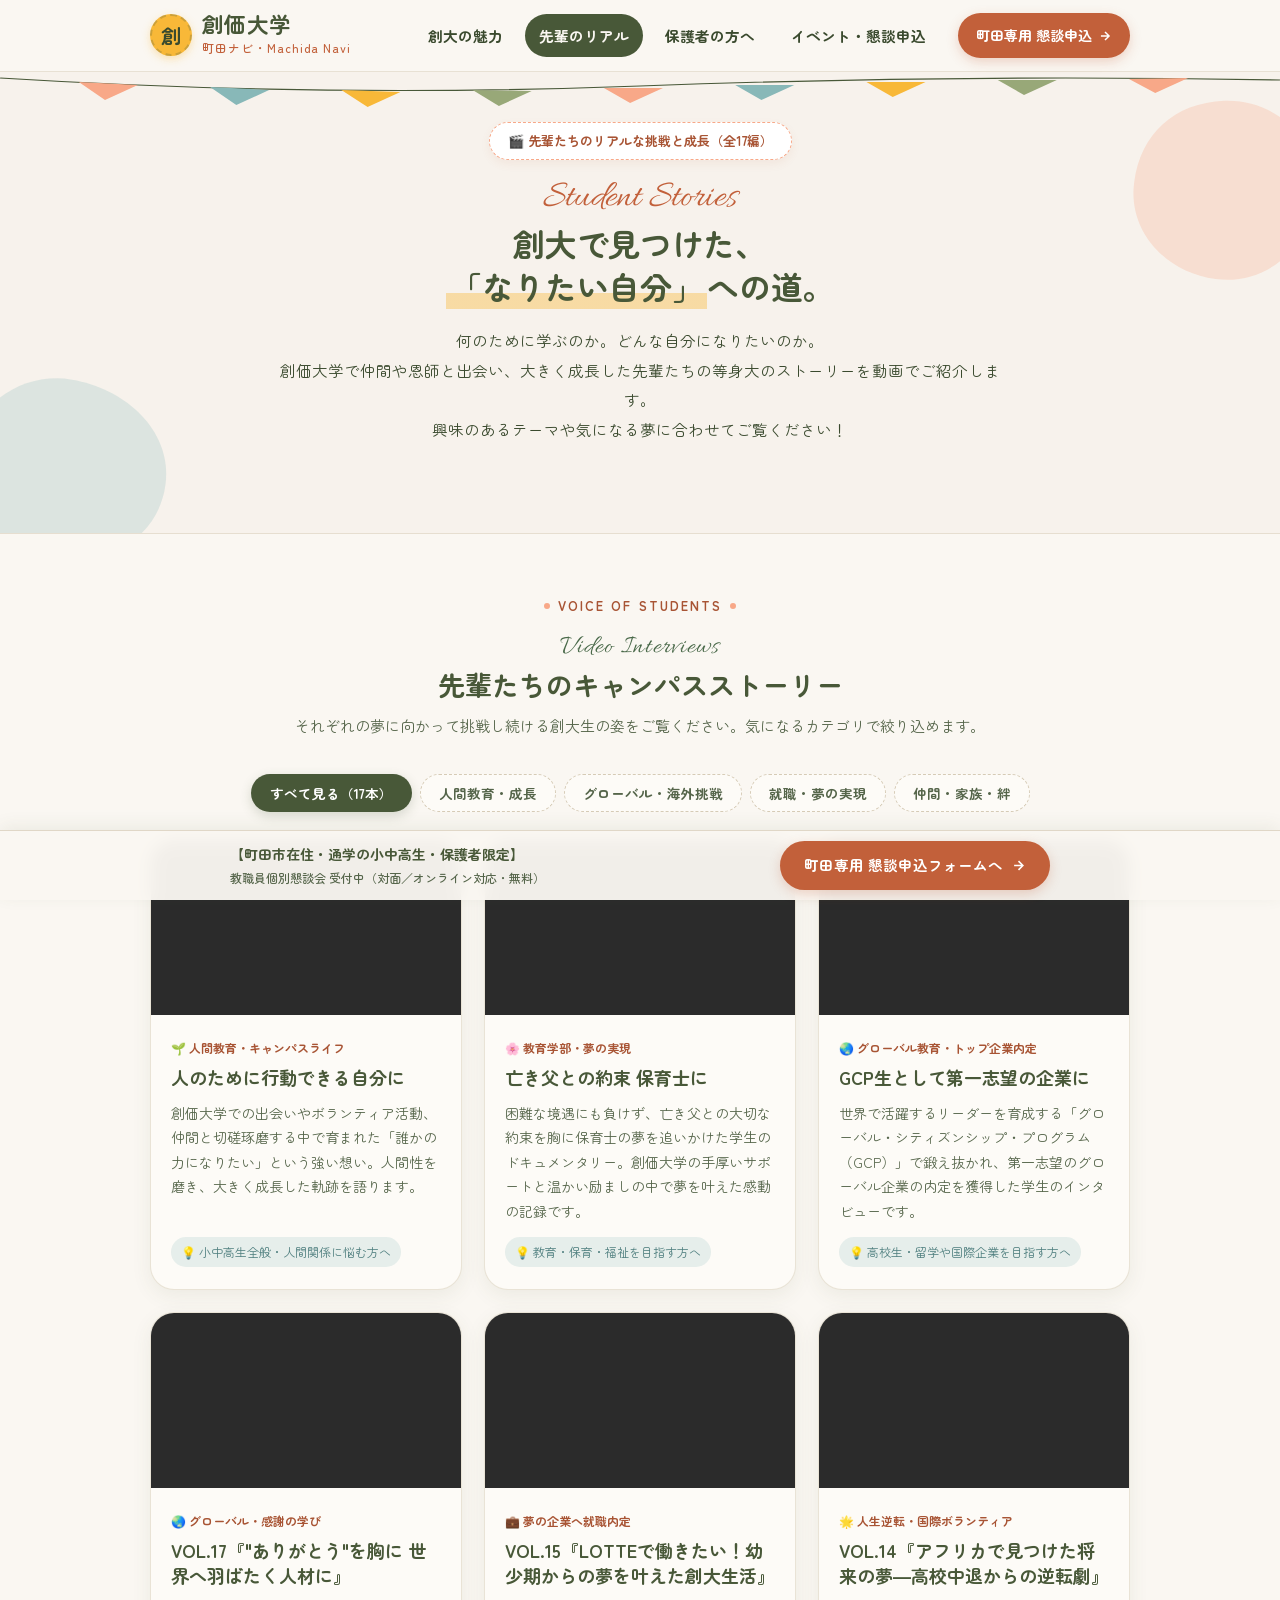
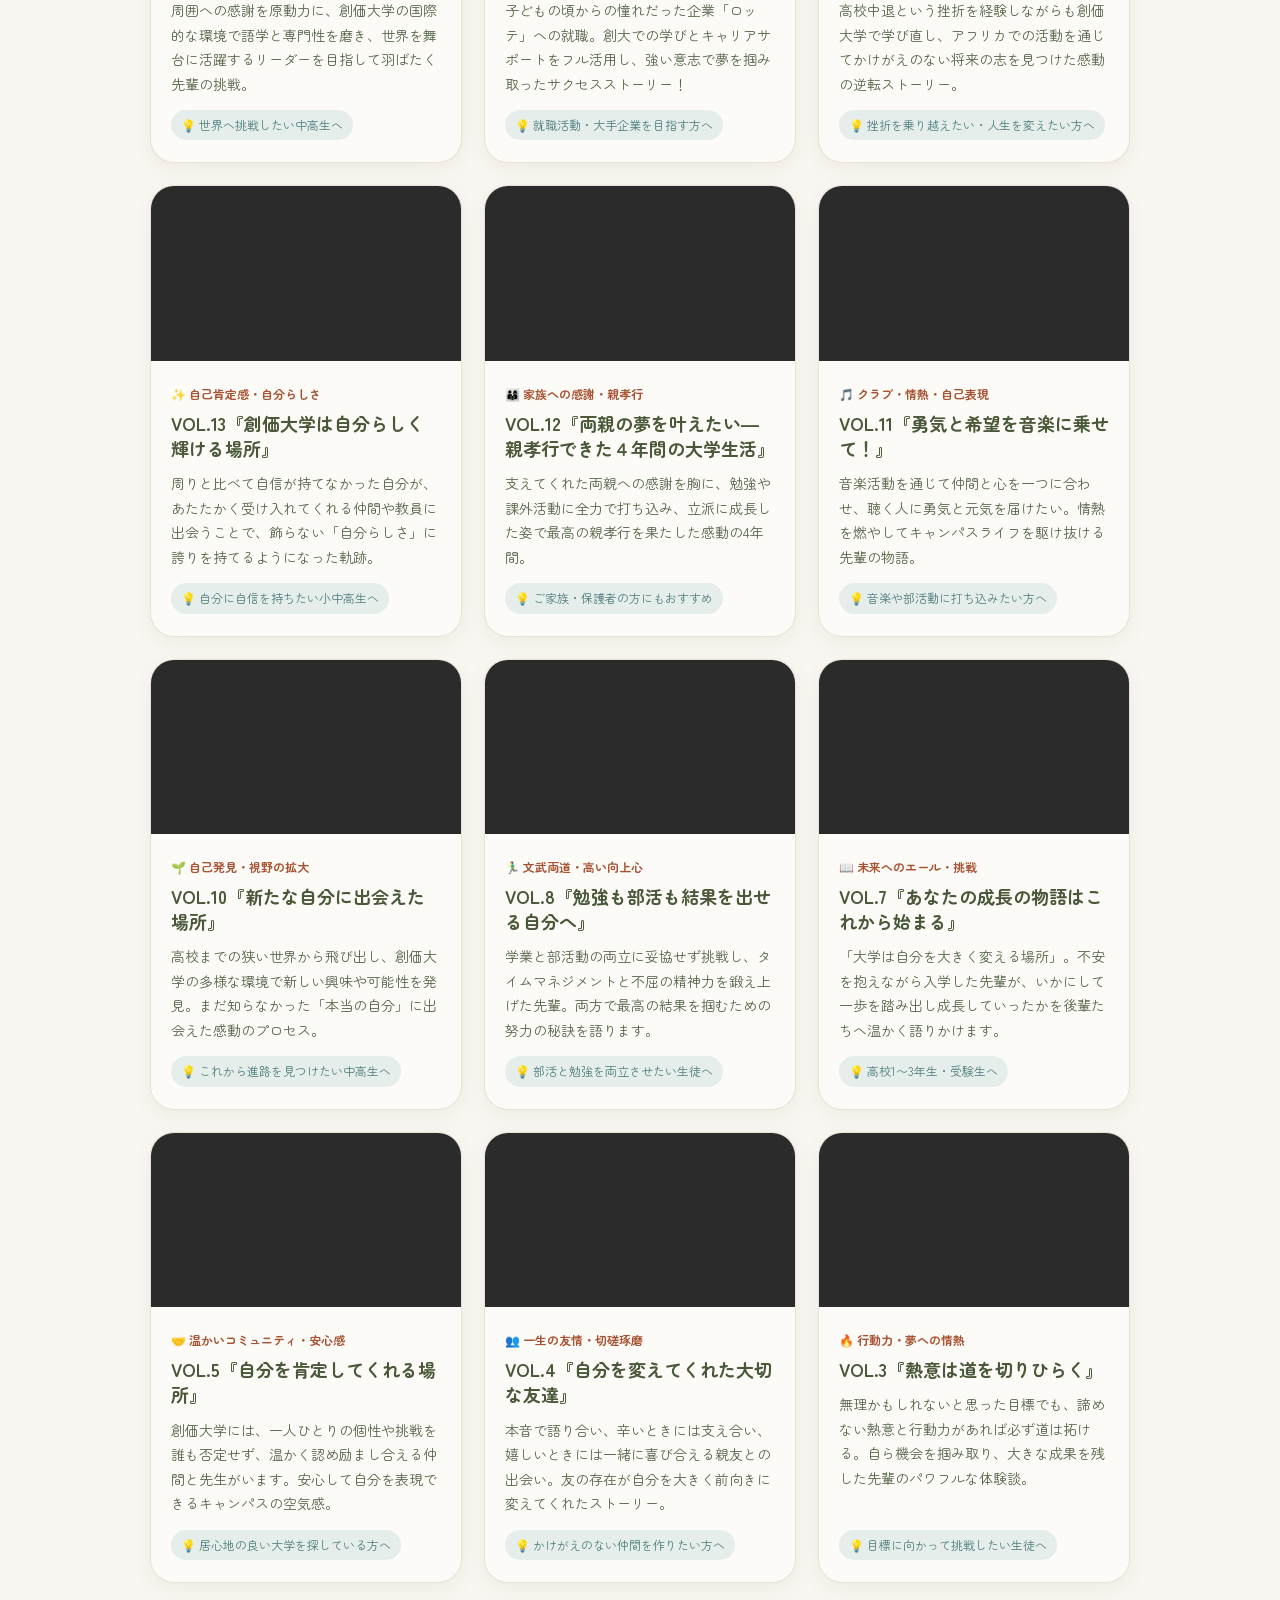
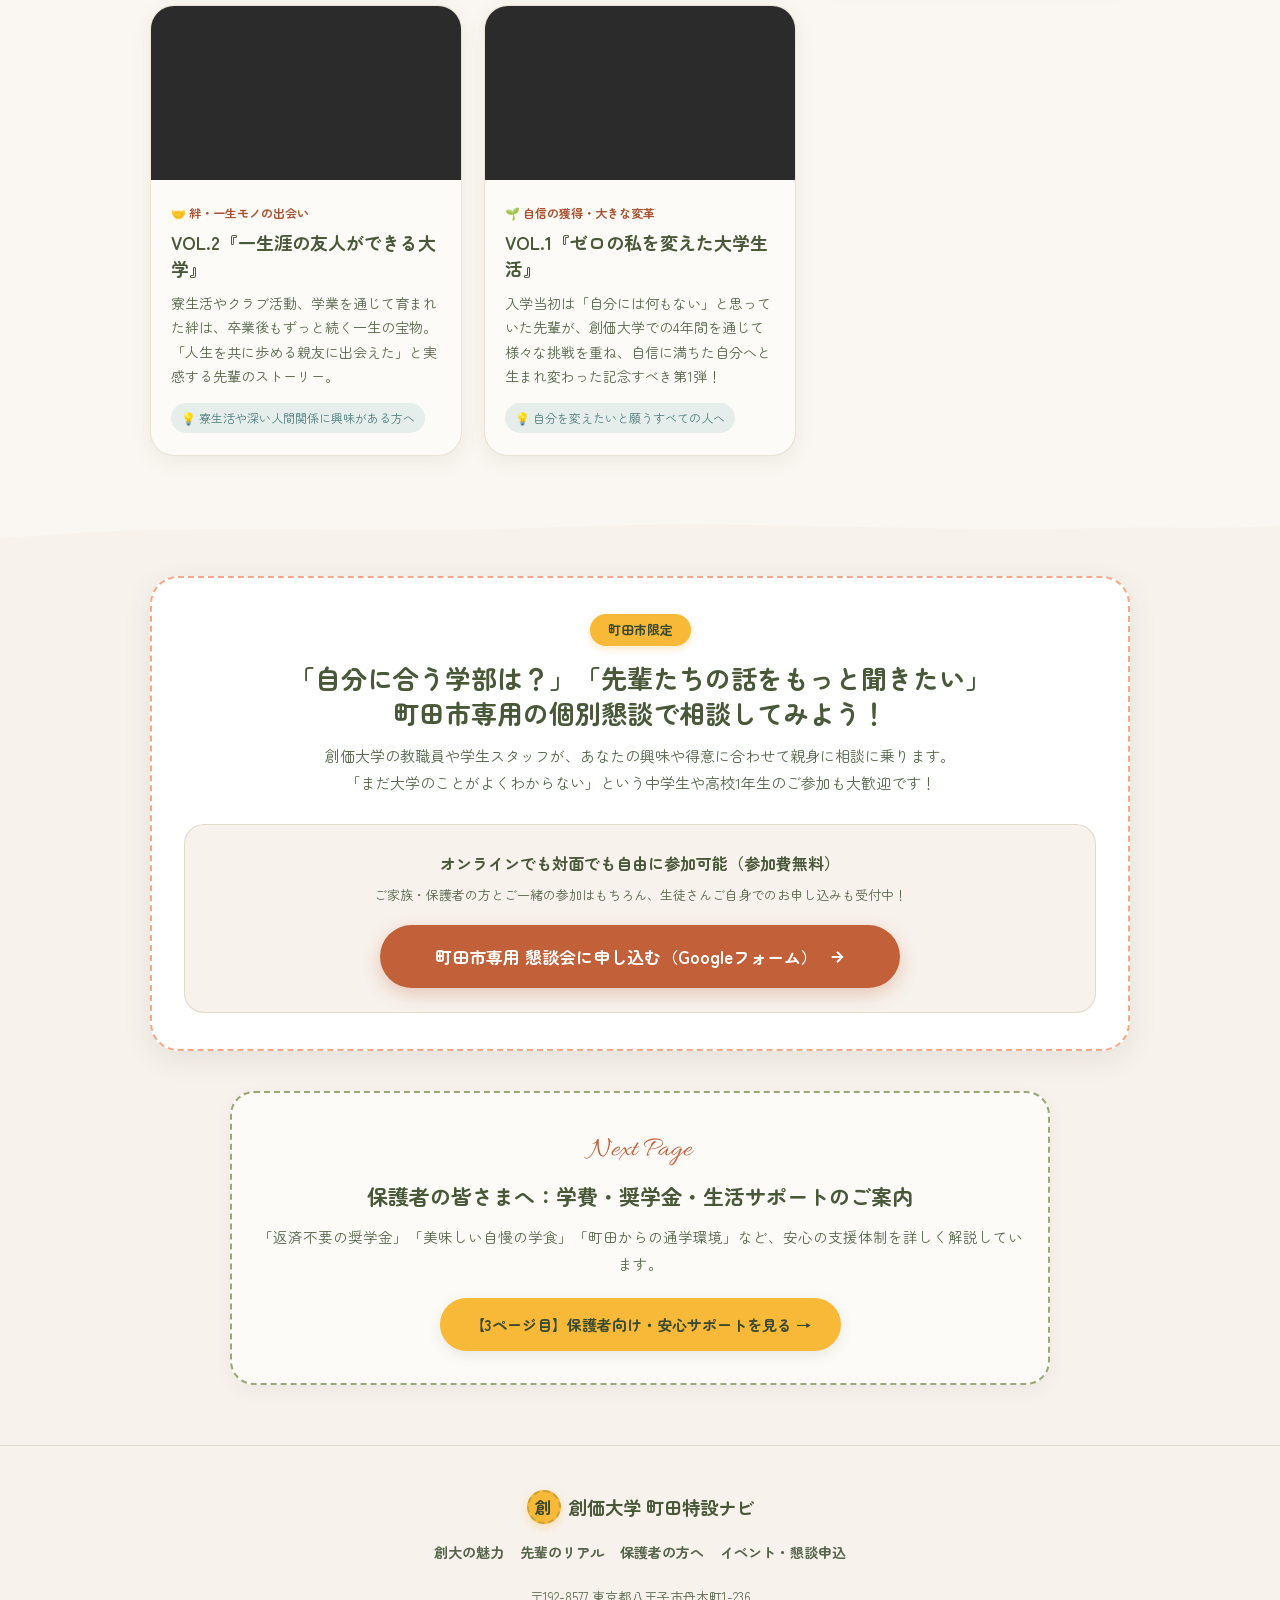
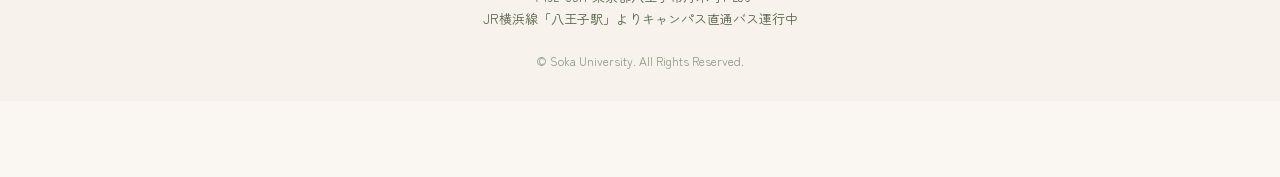
<file: story.html>
<!DOCTYPE html>
<html lang="ja">
<head>
  <meta charset="UTF-8">
  <meta name="viewport" content="width=device-width, initial-scale=1.0">
  <title>先輩たちのリアルな成長ストーリー | 創価大学 町田特設ナビ</title>
  <meta name="description" content="創価大学で夢を見つけ、実現へと駆け抜ける先輩たちのリアルなインタビュー動画を掲載。「人のために」「夢の保育士へ」「世界企業へ内定」「逆転劇」「一生の友」など、等身大の挑戦ストーリー全17編をご覧ください。">
  <link rel="preconnect" href="https://fonts.googleapis.com">
  <link rel="preconnect" href="https://fonts.gstatic.com" crossorigin>
  <link href="https://fonts.googleapis.com/css2?family=Zen+Maru+Gothic:wght@400;500;700&family=Allura&display=swap" rel="stylesheet">
  <link rel="stylesheet" href="css/style.css">
</head>
<body>

  <!-- ヘッダー -->
  <header class="header" id="header">
    <div class="wrap header__inner">
      <a href="index.html" class="header__logo">
        <div class="header__logo-icon">創</div>
        <div class="header__logo-text">
          <span class="header__logo-main">創価大学</span>
          <span class="header__logo-sub">町田ナビ • Machida Navi</span>
        </div>
      </a>

      <nav class="header__nav" id="headerNav" aria-label="メインナビゲーション">
        <ul class="header__nav-list">
          <li><a href="index.html" class="header__nav-link">創大の魅力</a></li>
          <li><a href="story.html" class="header__nav-link active">先輩のリアル</a></li>
          <li><a href="parents.html" class="header__nav-link">保護者の方へ</a></li>
          <li><a href="event.html" class="header__nav-link">イベント・懇談申込</a></li>
        </ul>
        <a href="https://forms.gle/iRCZzVQ8u3dxBbDP8" target="_blank" rel="noopener noreferrer" class="header__nav-cta">
          <span>町田専用 懇談申込</span>
          <svg width="14" height="14" viewBox="0 0 24 24" fill="none" stroke="currentColor" stroke-width="2.5"><path d="M5 12h14M12 5l7 7-7 7"/></svg>
        </a>
      </nav>

      <button class="hamburger" id="hamburger" aria-label="メニューを開く" aria-expanded="false">
        <span></span><span></span><span></span>
      </button>
    </div>
  </header>

  <!-- ヒーローセクション -->
  <section class="hero" id="hero">
    <!-- 旗ガーランド -->
    <svg class="hero__bunting" viewBox="0 0 390 40" preserveAspectRatio="none" aria-hidden="true">
      <path d="M0 6 Q98 26 195 14 T390 8" stroke="#485838" stroke-width="1.2" fill="none" />
      <polygon points="24,10 42,13 32,28" fill="#F8A888" />
      <polygon points="64,15 82,18 72,33" fill="#88B8B8" />
      <polygon points="104,18 122,20 112,35" fill="#F8B838" />
      <polygon points="144,18 162,19 152,34" fill="#98A878" />
      <polygon points="184,16 202,16 192,31" fill="#F8A888" />
      <polygon points="224,13 242,13 232,28" fill="#88B8B8" />
      <polygon points="264,10 282,10 272,25" fill="#F8B838" />
      <polygon points="304,8 322,8 312,23" fill="#98A878" />
      <polygon points="344,7 362,6 352,21" fill="#F8A888" />
    </svg>

    <!-- 有機的なBlob -->
    <svg class="hero__blob hero__blob--coral" viewBox="0 0 200 200" aria-hidden="true">
      <path d="M104 8 C150 6 190 42 186 92 C182 142 142 176 96 170 C50 164 16 126 22 82 C28 38 58 10 104 8 Z" fill="#F8A888" opacity=".28" />
    </svg>
    <svg class="hero__blob hero__blob--blue" viewBox="0 0 220 180" aria-hidden="true">
      <path d="M112 6 C160 14 202 52 196 100 C190 148 144 174 98 168 C52 162 12 124 16 78 C20 32 64 -2 112 6 Z" fill="#88B8B8" opacity=".24" />
    </svg>

    <div class="wrap hero__inner">
      <div class="hero__badge">
        <span>🎬 先輩たちのリアルな挑戦と成長（全17編）</span>
      </div>
      <p class="hero__script-title">Student Stories</p>
      <h1 class="hero__title">
        創大で見つけた、<br>
        <span class="under-wave">「なりたい自分」</span>への道。
      </h1>
      <p class="hero__desc">
        何のために学ぶのか。どんな自分になりたいのか。<br>
        創価大学で仲間や恩師と出会い、大きく成長した先輩たちの等身大のストーリーを動画でご紹介します。<br>
        興味のあるテーマや気になる夢に合わせてご覧ください！
      </p>
    </div>
  </section>

  <!-- 動画インタビュー一覧セクション -->
  <section class="section">
    <div class="wrap">
      <div class="sec-head">
        <span class="eyebrow"><i></i> VOICE OF STUDENTS <i></i></span>
        <span class="eyebrow-script">Video Interviews</span>
        <h2 class="sec-title">先輩たちのキャンパスストーリー</h2>
        <p class="sec-desc">それぞれの夢に向かって挑戦し続ける創大生の姿をご覧ください。気になるカテゴリで絞り込めます。</p>
      </div>

      <!-- カテゴリ絞り込みタブ -->
      <div class="tab-filter-wrap">
        <button class="tab-btn active" data-filter="all">すべて見る（17本）</button>
        <button class="tab-btn" data-filter="human">人間教育・成長</button>
        <button class="tab-btn" data-filter="global">グローバル・海外挑戦</button>
        <button class="tab-btn" data-filter="career">就職・夢の実現</button>
        <button class="tab-btn" data-filter="friends">仲間・家族・絆</button>
      </div>

      <div class="grid-3" id="videoGrid">
        <!-- 1: 人のために行動できる自分に -->
        <div class="video-fuda video-card-item" data-category="human">
          <div class="video-wrapper">
            <iframe 
              src="https://www.youtube.com/embed/HdIuMm0wTqo" 
              title="人のために行動できる自分に" 
              allow="accelerometer; autoplay; clipboard-write; encrypted-media; gyroscope; picture-in-picture; web-share" 
              allowfullscreen>
            </iframe>
          </div>
          <div class="video-content">
            <span class="video-tag">🌱 人間教育・キャンパスライフ</span>
            <h3 class="video-title">人のために行動できる自分に</h3>
            <p class="video-desc">
              創価大学での出会いやボランティア活動、仲間と切磋琢磨する中で育まれた「誰かの力になりたい」という強い想い。人間性を磨き、大きく成長した軌跡を語ります。
            </p>
            <span class="video-for-who">💡 小中高生全般・人間関係に悩む方へ</span>
          </div>
        </div>

        <!-- 2: 亡き父との約束保育士に -->
        <div class="video-fuda video-card-item" data-category="career">
          <div class="video-wrapper">
            <iframe 
              src="https://www.youtube.com/embed/bp6XTlEnP-M" 
              title="亡き父との約束保育士に" 
              allow="accelerometer; autoplay; clipboard-write; encrypted-media; gyroscope; picture-in-picture; web-share" 
              allowfullscreen>
            </iframe>
          </div>
          <div class="video-content">
            <span class="video-tag">🌸 教育学部・夢の実現</span>
            <h3 class="video-title">亡き父との約束 保育士に</h3>
            <p class="video-desc">
              困難な境遇にも負けず、亡き父との大切な約束を胸に保育士の夢を追いかけた学生のドキュメンタリー。創価大学の手厚いサポートと温かい励ましの中で夢を叶えた感動の記録です。
            </p>
            <span class="video-for-who">💡 教育・保育・福祉を目指す方へ</span>
          </div>
        </div>

        <!-- 3: GCP生として第一志望の企業に -->
        <div class="video-fuda video-card-item" data-category="global">
          <div class="video-wrapper">
            <iframe 
              src="https://www.youtube.com/embed/EZ5ia47YGp4" 
              title="GCP生として第一志望の企業に" 
              allow="accelerometer; autoplay; clipboard-write; encrypted-media; gyroscope; picture-in-picture; web-share" 
              allowfullscreen>
            </iframe>
          </div>
          <div class="video-content">
            <span class="video-tag">🌏 グローバル教育・トップ企業内定</span>
            <h3 class="video-title">GCP生として第一志望の企業に</h3>
            <p class="video-desc">
              世界で活躍するリーダーを育成する「グローバル・シティズンシップ・プログラム（GCP）」で鍛え抜かれ、第一志望のグローバル企業の内定を獲得した学生のインタビューです。
            </p>
            <span class="video-for-who">💡 高校生・留学や国際企業を目指す方へ</span>
          </div>
        </div>

        <!-- 4: VOL.17 "ありがとう"を胸に 世界へ羽ばたく人材に (hyTVXEMK5Ik) -->
        <div class="video-fuda video-card-item" data-category="global">
          <div class="video-wrapper">
            <iframe 
              src="https://www.youtube.com/embed/hyTVXEMK5Ik" 
              title="キャンパスストーリーVOL.17『ありがとうを胸に 世界へ羽ばたく人材に』" 
              allow="accelerometer; autoplay; clipboard-write; encrypted-media; gyroscope; picture-in-picture; web-share" 
              allowfullscreen>
            </iframe>
          </div>
          <div class="video-content">
            <span class="video-tag">🌏 グローバル・感謝の学び</span>
            <h3 class="video-title">VOL.17『"ありがとう"を胸に 世界へ羽ばたく人材に』</h3>
            <p class="video-desc">
              周囲への感謝を原動力に、創価大学の国際的な環境で語学と専門性を磨き、世界を舞台に活躍するリーダーを目指して羽ばたく先輩の挑戦。
            </p>
            <span class="video-for-who">💡 世界へ挑戦したい中高生へ</span>
          </div>
        </div>

        <!-- 5: VOL.15 LOTTEで働きたい！幼少期からの夢を叶えた創大生活 (f5IZZyS_CzM) -->
        <div class="video-fuda video-card-item" data-category="career">
          <div class="video-wrapper">
            <iframe 
              src="https://www.youtube.com/embed/f5IZZyS_CzM" 
              title="キャンパスストーリー VOL.15『LOTTEで働きたい！幼少期からの夢を叶えた創大生活』" 
              allow="accelerometer; autoplay; clipboard-write; encrypted-media; gyroscope; picture-in-picture; web-share" 
              allowfullscreen>
            </iframe>
          </div>
          <div class="video-content">
            <span class="video-tag">💼 夢の企業へ就職内定</span>
            <h3 class="video-title">VOL.15『LOTTEで働きたい！幼少期からの夢を叶えた創大生活』</h3>
            <p class="video-desc">
              子どもの頃からの憧れだった企業「ロッテ」への就職。創大での学びとキャリアサポートをフル活用し、強い意志で夢を掴み取ったサクセスストーリー！
            </p>
            <span class="video-for-who">💡 就職活動・大手企業を目指す方へ</span>
          </div>
        </div>

        <!-- 6: VOL.14 アフリカで見つけた将来の夢―高校中退からの逆転劇 (Dfl_VmWGAu0) -->
        <div class="video-fuda video-card-item" data-category="human">
          <div class="video-wrapper">
            <iframe 
              src="https://www.youtube.com/embed/Dfl_VmWGAu0" 
              title="キャンパスストーリーVOL.14『アフリカで見つけた将来の夢―高校中退からの逆転劇』" 
              allow="accelerometer; autoplay; clipboard-write; encrypted-media; gyroscope; picture-in-picture; web-share" 
              allowfullscreen>
            </iframe>
          </div>
          <div class="video-content">
            <span class="video-tag">🌟 人生逆転・国際ボランティア</span>
            <h3 class="video-title">VOL.14『アフリカで見つけた将来の夢―高校中退からの逆転劇』</h3>
            <p class="video-desc">
              高校中退という挫折を経験しながらも創価大学で学び直し、アフリカでの活動を通じてかけがえのない将来の志を見つけた感動の逆転ストーリー。
            </p>
            <span class="video-for-who">💡 挫折を乗り越えたい・人生を変えたい方へ</span>
          </div>
        </div>

        <!-- 7: VOL.13 創価大学は自分らしく輝ける場所 (zV3pK4LsOUs) -->
        <div class="video-fuda video-card-item" data-category="human">
          <div class="video-wrapper">
            <iframe 
              src="https://www.youtube.com/embed/zV3pK4LsOUs" 
              title="キャンパスストーリーVOL.13 『創価大学は自分らしく輝ける場所』" 
              allow="accelerometer; autoplay; clipboard-write; encrypted-media; gyroscope; picture-in-picture; web-share" 
              allowfullscreen>
            </iframe>
          </div>
          <div class="video-content">
            <span class="video-tag">✨ 自己肯定感・自分らしさ</span>
            <h3 class="video-title">VOL.13『創価大学は自分らしく輝ける場所』</h3>
            <p class="video-desc">
              周りと比べて自信が持てなかった自分が、あたたかく受け入れてくれる仲間や教員に出会うことで、飾らない「自分らしさ」に誇りを持てるようになった軌跡。
            </p>
            <span class="video-for-who">💡 自分に自信を持ちたい小中高生へ</span>
          </div>
        </div>

        <!-- 8: VOL.12 両親の夢を叶えたい―親孝行できた４年間の大学生活 (h_9g_na7wdw) -->
        <div class="video-fuda video-card-item" data-category="friends">
          <div class="video-wrapper">
            <iframe 
              src="https://www.youtube.com/embed/h_9g_na7wdw" 
              title="キャンパスストーリー VOL.12『両親の夢を叶えたい―親孝行できた４年間の大学生活』" 
              allow="accelerometer; autoplay; clipboard-write; encrypted-media; gyroscope; picture-in-picture; web-share" 
              allowfullscreen>
            </iframe>
          </div>
          <div class="video-content">
            <span class="video-tag">👨‍👩‍👦 家族への感謝・親孝行</span>
            <h3 class="video-title">VOL.12『両親の夢を叶えたい―親孝行できた４年間の大学生活』</h3>
            <p class="video-desc">
              支えてくれた両親への感謝を胸に、勉強や課外活動に全力で打ち込み、立派に成長した姿で最高の親孝行を果たした感動の4年間。
            </p>
            <span class="video-for-who">💡 ご家族・保護者の方にもおすすめ</span>
          </div>
        </div>

        <!-- 9: VOL.11 勇気と希望を音楽に乗せて！ (r44Pggg1TIw) -->
        <div class="video-fuda video-card-item" data-category="human">
          <div class="video-wrapper">
            <iframe 
              src="https://www.youtube.com/embed/r44Pggg1TIw" 
              title="キャンパスストーリー VOL.11『勇気と希望を音楽に乗せて！』" 
              allow="accelerometer; autoplay; clipboard-write; encrypted-media; gyroscope; picture-in-picture; web-share" 
              allowfullscreen>
            </iframe>
          </div>
          <div class="video-content">
            <span class="video-tag">🎵 クラブ・情熱・自己表現</span>
            <h3 class="video-title">VOL.11『勇気と希望を音楽に乗せて！』</h3>
            <p class="video-desc">
              音楽活動を通じて仲間と心を一つに合わせ、聴く人に勇気と元気を届けたい。情熱を燃やしてキャンパスライフを駆け抜ける先輩の物語。
            </p>
            <span class="video-for-who">💡 音楽や部活動に打ち込みたい方へ</span>
          </div>
        </div>

        <!-- 10: VOL.10 新たな自分に出会えた場所 (mDIlVN3bGU8) -->
        <div class="video-fuda video-card-item" data-category="human">
          <div class="video-wrapper">
            <iframe 
              src="https://www.youtube.com/embed/mDIlVN3bGU8" 
              title="キャンパスストーリー VOL.10 『新たな自分に出会えた場所』" 
              allow="accelerometer; autoplay; clipboard-write; encrypted-media; gyroscope; picture-in-picture; web-share" 
              allowfullscreen>
            </iframe>
          </div>
          <div class="video-content">
            <span class="video-tag">🌱 自己発見・視野の拡大</span>
            <h3 class="video-title">VOL.10『新たな自分に出会えた場所』</h3>
            <p class="video-desc">
              高校までの狭い世界から飛び出し、創価大学の多様な環境で新しい興味や可能性を発見。まだ知らなかった「本当の自分」に出会えた感動のプロセス。
            </p>
            <span class="video-for-who">💡 これから進路を見つけたい中高生へ</span>
          </div>
        </div>

        <!-- 11: VOL.8 勉強も部活も結果を出せる自分へ (CxQ95dbUCpI) -->
        <div class="video-fuda video-card-item" data-category="career">
          <div class="video-wrapper">
            <iframe 
              src="https://www.youtube.com/embed/CxQ95dbUCpI" 
              title="キャンパスストーリー VOL.8 『勉強も部活も結果を出せる自分へ』" 
              allow="accelerometer; autoplay; clipboard-write; encrypted-media; gyroscope; picture-in-picture; web-share" 
              allowfullscreen>
            </iframe>
          </div>
          <div class="video-content">
            <span class="video-tag">🏃‍♂️ 文武両道・高い向上心</span>
            <h3 class="video-title">VOL.8『勉強も部活も結果を出せる自分へ』</h3>
            <p class="video-desc">
              学業と部活動の両立に妥協せず挑戦し、タイムマネジメントと不屈の精神力を鍛え上げた先輩。両方で最高の結果を掴むための努力の秘訣を語ります。
            </p>
            <span class="video-for-who">💡 部活と勉強を両立させたい生徒へ</span>
          </div>
        </div>

        <!-- 12: VOL.7 あなたの成長の物語はこれから始まる (Jzll-PKm-zU) -->
        <div class="video-fuda video-card-item" data-category="human">
          <div class="video-wrapper">
            <iframe 
              src="https://www.youtube.com/embed/Jzll-PKm-zU" 
              title="キャンパスストーリー VOL.7 『あなたの成長の物語はこれから始まる』" 
              allow="accelerometer; autoplay; clipboard-write; encrypted-media; gyroscope; picture-in-picture; web-share" 
              allowfullscreen>
            </iframe>
          </div>
          <div class="video-content">
            <span class="video-tag">📖 未来へのエール・挑戦</span>
            <h3 class="video-title">VOL.7『あなたの成長の物語はこれから始まる』</h3>
            <p class="video-desc">
              「大学は自分を大きく変える場所」。不安を抱えながら入学した先輩が、いかにして一歩を踏み出し成長していったかを後輩たちへ温かく語りかけます。
            </p>
            <span class="video-for-who">💡 高校1〜3年生・受験生へ</span>
          </div>
        </div>

        <!-- 13: VOL.5 自分を肯定してくれる場所 (0i3njpcl4JY) -->
        <div class="video-fuda video-card-item" data-category="friends">
          <div class="video-wrapper">
            <iframe 
              src="https://www.youtube.com/embed/0i3njpcl4JY" 
              title="キャンパスストーリー VOL. 5 『自分を肯定してくれる場所』" 
              allow="accelerometer; autoplay; clipboard-write; encrypted-media; gyroscope; picture-in-picture; web-share" 
              allowfullscreen>
            </iframe>
          </div>
          <div class="video-content">
            <span class="video-tag">🤝 温かいコミュニティ・安心感</span>
            <h3 class="video-title">VOL.5『自分を肯定してくれる場所』</h3>
            <p class="video-desc">
              創価大学には、一人ひとりの個性や挑戦を誰も否定せず、温かく認め励まし合える仲間と先生がいます。安心して自分を表現できるキャンパスの空気感。
            </p>
            <span class="video-for-who">💡 居心地の良い大学を探している方へ</span>
          </div>
        </div>

        <!-- 14: VOL.4 自分を変えてくれた大切な友達 (pMMtgC0AG8c) -->
        <div class="video-fuda video-card-item" data-category="friends">
          <div class="video-wrapper">
            <iframe 
              src="https://www.youtube.com/embed/pMMtgC0AG8c" 
              title="キャンパスストーリー VOL.4『自分を変えてくれた大切な友達』" 
              allow="accelerometer; autoplay; clipboard-write; encrypted-media; gyroscope; picture-in-picture; web-share" 
              allowfullscreen>
            </iframe>
          </div>
          <div class="video-content">
            <span class="video-tag">👥 一生の友情・切磋琢磨</span>
            <h3 class="video-title">VOL.4『自分を変えてくれた大切な友達』</h3>
            <p class="video-desc">
              本音で語り合い、辛いときには支え合い、嬉しいときには一緒に喜び合える親友との出会い。友の存在が自分を大きく前向きに変えてくれたストーリー。
            </p>
            <span class="video-for-who">💡 かけがえのない仲間を作りたい方へ</span>
          </div>
        </div>

        <!-- 15: VOL.3 熱意は道を切りひらく (5-goa1zDaWM) -->
        <div class="video-fuda video-card-item" data-category="career">
          <div class="video-wrapper">
            <iframe 
              src="https://www.youtube.com/embed/5-goa1zDaWM" 
              title="キャンパスストーリー VOL.3 『熱意は道を切りひらく』" 
              allow="accelerometer; autoplay; clipboard-write; encrypted-media; gyroscope; picture-in-picture; web-share" 
              allowfullscreen>
            </iframe>
          </div>
          <div class="video-content">
            <span class="video-tag">🔥 行動力・夢への情熱</span>
            <h3 class="video-title">VOL.3『熱意は道を切りひらく』</h3>
            <p class="video-desc">
              無理かもしれないと思った目標でも、諦めない熱意と行動力があれば必ず道は拓ける。自ら機会を掴み取り、大きな成果を残した先輩のパワフルな体験談。
            </p>
            <span class="video-for-who">💡 目標に向かって挑戦したい生徒へ</span>
          </div>
        </div>

        <!-- 16: VOL.2 一生涯の友人ができる大学 (os5rLfbN5lM) -->
        <div class="video-fuda video-card-item" data-category="friends">
          <div class="video-wrapper">
            <iframe 
              src="https://www.youtube.com/embed/os5rLfbN5lM" 
              title="キャンパスストーリー VOL.2 『一生涯の友人ができる大学』" 
              allow="accelerometer; autoplay; clipboard-write; encrypted-media; gyroscope; picture-in-picture; web-share" 
              allowfullscreen>
            </iframe>
          </div>
          <div class="video-content">
            <span class="video-tag">🤝 絆・一生モノの出会い</span>
            <h3 class="video-title">VOL.2『一生涯の友人ができる大学』</h3>
            <p class="video-desc">
              寮生活やクラブ活動、学業を通じて育まれた絆は、卒業後もずっと続く一生の宝物。「人生を共に歩める親友に出会えた」と実感する先輩のストーリー。
            </p>
            <span class="video-for-who">💡 寮生活や深い人間関係に興味がある方へ</span>
          </div>
        </div>

        <!-- 17: VOL.1 ゼロの私を変えた大学生活 (57PRGisOxsU) -->
        <div class="video-fuda video-card-item" data-category="human">
          <div class="video-wrapper">
            <iframe 
              src="https://www.youtube.com/embed/57PRGisOxsU" 
              title="キャンパスストーリー VOL.1 『ゼロの私を変えた大学生活』" 
              allow="accelerometer; autoplay; clipboard-write; encrypted-media; gyroscope; picture-in-picture; web-share" 
              allowfullscreen>
            </iframe>
          </div>
          <div class="video-content">
            <span class="video-tag">🌱 自信の獲得・大きな変革</span>
            <h3 class="video-title">VOL.1『ゼロの私を変えた大学生活』</h3>
            <p class="video-desc">
              入学当初は「自分には何もない」と思っていた先輩が、創価大学での4年間を通じて様々な挑戦を重ね、自信に満ちた自分へと生まれ変わった記念すべき第1弾！
            </p>
            <span class="video-for-who">💡 自分を変えたいと願うすべての人へ</span>
          </div>
        </div>
      </div>
    </div>
  </section>

  <!-- 先輩たちと直接話せる！懇談誘導セクション -->
  <section class="section section--alt">
    <svg class="edge" viewBox="0 0 390 24" preserveAspectRatio="none" aria-hidden="true">
      <path d="M0 24 C58 5 110 20 170 12 C230 4 280 18 334 13 C358 11 376 15 390 10 L390 0 L0 0 Z" fill="#FAF7F2" />
    </svg>

    <div class="wrap">
      <div class="counseling-card">
        <span class="counseling-badge-ribbon">町田市限定</span>
        <h2 class="counseling-title">「自分に合う学部は？」「先輩たちの話をもっと聞きたい」<br>町田市専用の個別懇談で相談してみよう！</h2>
        <p class="counseling-lead">
          創価大学の教職員や学生スタッフが、あなたの興味や得意に合わせて親身に相談に乗ります。<br>
          「まだ大学のことがよくわからない」という中学生や高校1年生のご参加も大歓迎です！
        </p>

        <div class="counseling-btn-area">
          <div class="counseling-btn-title">オンラインでも対面でも自由に参加可能（参加費無料）</div>
          <div class="counseling-btn-sub">ご家族・保護者の方とご一緒の参加はもちろん、生徒さんご自身でのお申し込みも受付中！</div>
          <a href="https://forms.gle/iRCZzVQ8u3dxBbDP8" target="_blank" rel="noopener noreferrer" class="btn-counseling-main">
            <span>町田市専用 懇談会に申し込む（Googleフォーム）</span>
            <svg width="18" height="18" viewBox="0 0 24 24" fill="none" stroke="currentColor" stroke-width="2.5"><path d="M5 12h14M12 5l7 7-7 7"/></svg>
          </a>
        </div>
      </div>

      <!-- 次ページへの案内バナー -->
      <div class="next-banner">
        <span class="next-banner__script">Next Page</span>
        <h3 class="next-banner__title">保護者の皆さまへ：学費・奨学金・生活サポートのご案内</h3>
        <p class="next-banner__desc">「返済不要の奨学金」「美味しい自慢の学食」「町田からの通学環境」など、安心の支援体制を詳しく解説しています。</p>
        <a href="parents.html" class="btn">
          <span>【3ページ目】保護者向け・安心サポートを見る →</span>
        </a>
      </div>
    </div>
  </section>

  <!-- フッター -->
  <footer class="footer">
    <div class="wrap">
      <div class="footer__logo-wrap">
        <div class="header__logo-icon" style="width: 34px; height: 34px; font-size: 1.05rem;">創</div>
        <strong style="color: var(--green); font-size: 1.15rem;">創価大学 町田特設ナビ</strong>
      </div>
      <div class="footer__nav">
        <a href="index.html">創大の魅力</a>
        <a href="story.html">先輩のリアル</a>
        <a href="parents.html">保護者の方へ</a>
        <a href="event.html">イベント・懇談申込</a>
      </div>
      <p class="footer__access">
        〒192-8577 東京都八王子市丹木町1-236<br>
        JR横浜線「八王子駅」よりキャンパス直通バス運行中
      </p>
      <p class="footer__copy">&copy; Soka University. All Rights Reserved.</p>
    </div>
  </footer>

  <!-- 追従固定CTAバー -->
  <div class="sticky-cta">
    <div class="sticky-cta__inner">
      <div class="sticky-cta__text">
        【町田市在住・通学の小中高生・保護者限定】
        <span>教職員個別懇談会 受付中（対面／オンライン対応・無料）</span>
      </div>
      <a href="https://forms.gle/iRCZzVQ8u3dxBbDP8" target="_blank" rel="noopener noreferrer" class="sticky-cta__btn">
        <span>町田専用 懇談申込フォームへ</span>
        <svg width="15" height="15" viewBox="0 0 24 24" fill="none" stroke="currentColor" stroke-width="2.5"><path d="M5 12h14M12 5l7 7-7 7"/></svg>
      </a>
    </div>
  </div>

  <script src="js/script.js"></script>
</body>
</html>
</file>
<file: css/style.css>
@charset "UTF-8";
/* ==========================================================================
   創価大学 町田特設LP スタイルシート
   （まちハロスタイル：温かみ・丸み・オーガニックなクラフトデザイン）
   ========================================================================== */

:root {
  /* 地色（紙・生成り） */
  --paper:       #FAF7F2;
  --paper-2:     #F7F2EC;
  --card:        #FDFBF7;

  /* 文字・主色（優しい深緑・インク） */
  --green:       #485838;
  --green-2:     #486848;
  --ink:         #3A4A2E;   /* 本文色 */
  --ink-soft:    #55654A;   /* 補助テキスト */

  /* 温かみのあるアクセント */
  --coral:       #F8A888;   /* 柔らかなコーラル */
  --coral-mid:   #C2603A;   /* 見出し・CTA用テラコッタ */
  --coral-deep:  #A85434;
  --yellow:      #F8B838;   /* マスタード・創大ゴールド */
  --blue:        #88B8B8;   /* やわらかな創大アクアブルー */
  --blue-ink:    #4F7F7F;
  --sage:        #98A878;
  --dash:        #D6CBB6;   /* クラフト点線 */

  --font: 'Zen Maru Gothic', 'Hiragino Maru Gothic ProN', sans-serif;
  --font-script: 'Allura', cursive;

  --ease: cubic-bezier(.16, 1, .3, 1);
  --header-h: 72px;
}

/* リセット＆基本設定 */
*, *::before, *::after {
  box-sizing: border-box;
  margin: 0;
  padding: 0;
}

html {
  scroll-behavior: smooth;
  scroll-padding-top: var(--header-h);
}

body {
  font-family: var(--font);
  background-color: var(--paper);
  color: var(--ink);
  line-height: 1.85;
  -webkit-font-smoothing: antialiased;
  padding-bottom: 76px; /* 追従フッターCTA用余白 */
  overflow-x: hidden;
}

a {
  color: var(--coral-mid);
  text-decoration: none;
  transition: all 0.25s var(--ease);
}

a:hover {
  color: var(--coral-deep);
}

img, svg {
  display: block;
  max-width: 100%;
}

ul {
  list-style: none;
}

.wrap {
  width: 100%;
  max-width: 1020px;
  margin-inline: auto;
  padding-inline: 20px;
}

.wrap--narrow {
  max-width: 740px;
}

/* ==========================================================================
   ヘッダー
   ========================================================================== */
.header {
  position: sticky;
  top: 0;
  z-index: 1000;
  background: rgba(250, 247, 242, 0.94);
  backdrop-filter: blur(8px);
  border-bottom: 1px solid rgba(214, 203, 182, 0.5);
  height: var(--header-h);
}

.header__inner {
  display: flex;
  align-items: center;
  justify-content: space-between;
  height: 100%;
}

.header__logo {
  display: flex;
  align-items: center;
  gap: 10px;
  color: var(--green);
}

.header__logo-icon {
  width: 42px;
  height: 42px;
  background: var(--yellow);
  color: var(--ink);
  border-radius: 50%;
  display: flex;
  align-items: center;
  justify-content: center;
  font-weight: 700;
  font-size: 1.25rem;
  box-shadow: 0 3px 8px rgba(248, 184, 56, 0.35);
  border: 2px dashed rgba(72, 88, 56, 0.25);
}

.header__logo-text {
  display: flex;
  flex-direction: column;
}

.header__logo-main {
  font-size: 1.35rem;
  font-weight: 700;
  color: var(--green);
  line-height: 1.15;
  letter-spacing: 0.02em;
}

.header__logo-sub {
  font-size: 0.75rem;
  font-weight: 500;
  color: var(--coral-mid);
  letter-spacing: 0.08em;
}

.header__nav {
  display: flex;
  align-items: center;
  gap: 12px;
}

.header__nav-list {
  display: flex;
  gap: 8px;
}

.header__nav-link {
  display: inline-flex;
  align-items: center;
  padding: 8px 14px;
  font-size: 0.92rem;
  font-weight: 700;
  color: var(--ink);
  border-radius: 999px;
  transition: all 0.25s var(--ease);
}

.header__nav-link:hover {
  background: rgba(248, 168, 136, 0.2);
  color: var(--coral-mid);
}

.header__nav-link.active {
  background: var(--green);
  color: var(--paper);
}

.header__nav-cta {
  display: inline-flex;
  align-items: center;
  gap: 6px;
  background: var(--coral-mid);
  color: #fff !important;
  font-size: 0.88rem;
  font-weight: 700;
  padding: 9px 18px;
  border-radius: 999px;
  box-shadow: 0 4px 12px rgba(194, 96, 58, 0.25);
  transition: transform 0.25s var(--ease), box-shadow 0.25s var(--ease);
  margin-left: 6px;
}

.header__nav-cta:hover {
  transform: translateY(-2px);
  box-shadow: 0 6px 16px rgba(194, 96, 58, 0.35);
}

/* ハンバーガーボタン (SP) */
.hamburger {
  display: none;
  background: none;
  border: none;
  cursor: pointer;
  width: 44px;
  height: 44px;
  flex-direction: column;
  justify-content: center;
  align-items: center;
  gap: 5px;
}

.hamburger span {
  display: block;
  width: 24px;
  height: 2.5px;
  background: var(--green);
  border-radius: 999px;
  transition: all 0.3s var(--ease);
}

/* ==========================================================================
   共通パーツ：アイブロウ・見出し・札（fuda）・ボタン
   ========================================================================== */
.eyebrow {
  display: flex;
  align-items: center;
  justify-content: center;
  gap: 8px;
  font-size: 13px;
  font-weight: 700;
  letter-spacing: 0.16em;
  color: var(--coral-deep);
  margin-bottom: 6px;
}

.eyebrow i {
  width: 6px;
  height: 6px;
  border-radius: 50%;
  background: var(--coral);
  display: inline-block;
}

.eyebrow-script {
  font-family: var(--font-script);
  font-size: 26px;
  color: var(--green-2);
  margin-bottom: -6px;
  letter-spacing: 0.04em;
  display: block;
  text-align: center;
}

.sec-head {
  text-align: center;
  margin-bottom: 34px;
}

.sec-title {
  font-size: 27px;
  font-weight: 700;
  color: var(--green);
  line-height: 1.4;
  margin-bottom: 8px;
}

.sec-desc {
  font-size: 15px;
  color: var(--ink-soft);
}

/* 札 (fuda)：温かみのあるクラフトカード */
.fuda {
  background: var(--card);
  border-radius: 24px;
  padding: 6px;
  box-shadow: 0 6px 20px rgba(72, 88, 56, 0.08);
  transition: transform 0.3s var(--ease), box-shadow 0.3s var(--ease);
}

.fuda:hover {
  transform: translateY(-3px);
  box-shadow: 0 10px 26px rgba(72, 88, 56, 0.13);
}

.fuda__in {
  border: 1.5px dashed var(--dash);
  border-radius: 19px;
  padding: 28px 24px;
  height: 100%;
  display: flex;
  flex-direction: column;
}

.fuda__in--center {
  text-align: center;
}

.fuda--tilt-left {
  transform: rotate(-0.8deg);
}

.fuda--tilt-right {
  transform: rotate(0.8deg);
}

.fuda--tilt-left:hover, .fuda--tilt-right:hover {
  transform: translateY(-3px) rotate(0deg);
}

/* ボタン */
.btn {
  display: inline-flex;
  align-items: center;
  justify-content: center;
  gap: 8px;
  min-height: 48px;
  padding: 13px 30px;
  background: var(--yellow);
  color: var(--ink) !important;
  border-radius: 999px;
  font-size: 15px;
  font-weight: 700;
  box-shadow: 0 4px 14px rgba(72, 88, 56, 0.12);
  transition: transform 0.25s var(--ease), box-shadow 0.25s var(--ease);
  cursor: pointer;
}

.btn:hover {
  transform: translateY(-2px);
  box-shadow: 0 8px 22px rgba(72, 88, 56, 0.22);
}

.btn--coral {
  background: var(--coral-mid);
  color: #fff !important;
  box-shadow: 0 4px 14px rgba(194, 96, 58, 0.25);
}

.btn--coral:hover {
  background: var(--coral-deep);
  box-shadow: 0 8px 22px rgba(194, 96, 58, 0.35);
}

.btn--outline {
  background: transparent;
  color: var(--green) !important;
  border: 1.5px solid var(--green);
  box-shadow: none;
}

.btn--outline:hover {
  background: rgba(72, 88, 56, 0.08);
}

/* ==========================================================================
   ヒーローセクション（有機的な色面 Blob と旗ガーランド）
   ========================================================================== */
.hero {
  position: relative;
  background: var(--paper-2);
  padding: 50px 0 65px;
  overflow: hidden;
  border-bottom: 1px solid rgba(214, 203, 182, 0.5);
}

/* 有機的な色面 Blob */
.hero__blob {
  position: absolute;
  pointer-events: none;
  z-index: 0;
}

.hero__blob--top {
  top: 0;
  left: 0;
  width: 100%;
  height: 90px;
}

.hero__blob--coral {
  top: 20px;
  right: -50px;
  width: 220px;
  height: 220px;
}

.hero__blob--blue {
  bottom: -40px;
  left: -60px;
  width: 260px;
  height: 200px;
}

/* 旗ガーランド */
.hero__bunting {
  position: absolute;
  top: 0;
  left: 0;
  width: 100%;
  height: 40px;
  pointer-events: none;
  z-index: 1;
}

.hero__inner {
  position: relative;
  z-index: 2;
  text-align: center;
  max-width: 760px;
  margin: 0 auto;
}

.hero__badge {
  display: inline-flex;
  align-items: center;
  gap: 8px;
  background: #fff;
  border: 1.5px dashed var(--coral);
  color: var(--coral-deep);
  font-size: 13px;
  font-weight: 700;
  padding: 6px 18px;
  border-radius: 999px;
  margin-bottom: 20px;
  box-shadow: 0 4px 10px rgba(194, 96, 58, 0.08);
}

.hero__script-title {
  font-family: var(--font-script);
  font-size: 38px;
  color: var(--coral-mid);
  line-height: 1;
  margin-bottom: 4px;
}

.hero__title {
  font-size: 32px;
  font-weight: 700;
  color: var(--green);
  line-height: 1.35;
  margin-bottom: 18px;
  letter-spacing: -0.01em;
}

.hero__title span.under-wave {
  background: linear-gradient(transparent 65%, rgba(248, 184, 56, 0.4) 65%);
  padding: 0 4px;
}

.hero__desc {
  font-size: 15.5px;
  color: var(--ink);
  line-height: 1.9;
  margin-bottom: 24px;
}

.hero__access-note {
  background: var(--card);
  border: 1.5px dashed var(--dash);
  border-radius: 16px;
  padding: 12px 20px;
  font-size: 14px;
  color: var(--green-2);
  margin-bottom: 28px;
  display: inline-block;
  box-shadow: 0 3px 8px rgba(72, 88, 56, 0.05);
}

.hero__actions {
  display: flex;
  justify-content: center;
  flex-wrap: wrap;
  gap: 14px;
}

/* ==========================================================================
   セクション共通＆グリッド
   ========================================================================== */
.section {
  position: relative;
  padding: 60px 0;
}

.section--alt {
  background: var(--paper-2);
}

/* セクション境界のオーガニックな波 */
.edge {
  position: absolute;
  top: -1px;
  left: 0;
  width: 100%;
  height: 24px;
  pointer-events: none;
}

.edge--bottom {
  top: auto;
  bottom: -1px;
  transform: rotate(180deg);
}

.grid-3 {
  display: grid;
  grid-template-columns: repeat(3, 1fr);
  gap: 22px;
}

.grid-2 {
  display: grid;
  grid-template-columns: repeat(2, 1fr);
  gap: 24px;
}

/* バッジタグ */
.tag-badge {
  display: inline-block;
  align-self: flex-start;
  font-size: 12px;
  font-weight: 700;
  padding: 3px 12px;
  border-radius: 999px;
  margin-bottom: 12px;
}

.tag-badge--coral {
  background: rgba(248, 168, 136, 0.25);
  color: var(--coral-deep);
}

.tag-badge--yellow {
  background: rgba(248, 184, 56, 0.25);
  color: #8b5cf6;
  color: #92400e;
}

.tag-badge--blue {
  background: rgba(136, 184, 184, 0.25);
  color: var(--blue-ink);
}

.card-title {
  font-size: 19px;
  font-weight: 700;
  color: var(--green);
  line-height: 1.45;
  margin-bottom: 10px;
}

.card-text {
  font-size: 14.5px;
  color: var(--ink);
  line-height: 1.8;
  margin-bottom: 18px;
  flex-grow: 1;
}

.card-stat-box {
  background: rgba(250, 247, 242, 0.85);
  border: 1.5px solid rgba(214, 203, 182, 0.6);
  border-radius: 12px;
  padding: 10px;
  text-align: center;
  margin-top: auto;
}

.card-stat-num {
  font-size: 26px;
  font-weight: 700;
  color: var(--coral-mid);
  line-height: 1.1;
}

.card-stat-label {
  font-size: 12px;
  color: var(--ink-soft);
  font-weight: 500;
}

/* タブ切り替えボタン */
.tab-filter-wrap {
  display: flex;
  justify-content: center;
  flex-wrap: wrap;
  gap: 8px;
  margin-bottom: 28px;
}

.tab-btn {
  background: var(--card);
  border: 1.5px dashed var(--dash);
  color: var(--ink-soft);
  font-family: var(--font);
  font-size: 13.5px;
  font-weight: 700;
  padding: 8px 18px;
  border-radius: 999px;
  cursor: pointer;
  transition: all 0.25s var(--ease);
}

.tab-btn:hover {
  border-color: var(--coral);
  color: var(--coral-mid);
}

.tab-btn.active {
  background: var(--green);
  border-color: var(--green);
  color: #fff;
  box-shadow: 0 4px 12px rgba(72, 88, 56, 0.2);
}

.video-card-item {
  transition: all 0.3s var(--ease);
}

.video-card-item.is-hidden {
  display: none !important;
}

/* ==========================================================================
   動画カード（2ページ目・3ページ目）
   ========================================================================== */
.video-fuda {
  background: var(--card);
  border-radius: 24px;
  overflow: hidden;
  box-shadow: 0 6px 20px rgba(72, 88, 56, 0.08);
  border: 1px solid rgba(214, 203, 182, 0.5);
  display: flex;
  flex-direction: column;
  transition: transform 0.3s var(--ease), box-shadow 0.3s var(--ease);
}

.video-fuda:hover {
  transform: translateY(-4px);
  box-shadow: 0 10px 28px rgba(72, 88, 56, 0.14);
}

.video-wrapper {
  position: relative;
  padding-bottom: 56.25%; /* 16:9比率 */
  height: 0;
  overflow: hidden;
  background: #2b2b2b;
}

.video-wrapper iframe {
  position: absolute;
  top: 0;
  left: 0;
  width: 100%;
  height: 100%;
  border: 0;
}

.video-content {
  padding: 22px 20px;
  display: flex;
  flex-direction: column;
  flex-grow: 1;
}

.video-tag {
  font-size: 12px;
  font-weight: 700;
  color: var(--coral-deep);
  margin-bottom: 6px;
}

.video-title {
  font-size: 18px;
  font-weight: 700;
  color: var(--green);
  line-height: 1.4;
  margin-bottom: 10px;
}

.video-desc {
  font-size: 14px;
  color: var(--ink-soft);
  line-height: 1.75;
  margin-bottom: 14px;
  flex-grow: 1;
}

.video-for-who {
  font-size: 12px;
  color: var(--blue-ink);
  background: rgba(136, 184, 184, 0.2);
  padding: 4px 10px;
  border-radius: 999px;
  display: inline-block;
  align-self: flex-start;
}

/* ==========================================================================
   町田市専用 教職員懇談会 特別セクション
   ========================================================================== */
.counseling-card {
  background: #fff;
  border-radius: 28px;
  padding: 36px 32px;
  box-shadow: 0 8px 28px rgba(72, 88, 56, 0.1);
  border: 2px dashed var(--coral);
  position: relative;
  text-align: center;
}

.counseling-badge-ribbon {
  display: inline-block;
  background: var(--yellow);
  color: var(--ink);
  font-size: 13px;
  font-weight: 700;
  padding: 4px 18px;
  border-radius: 999px;
  margin-bottom: 14px;
  box-shadow: 0 3px 8px rgba(248, 184, 56, 0.3);
}

.counseling-title {
  font-size: 26px;
  font-weight: 700;
  color: var(--green);
  line-height: 1.35;
  margin-bottom: 12px;
}

.counseling-lead {
  font-size: 15px;
  color: var(--ink-soft);
  max-width: 640px;
  margin: 0 auto 28px;
  line-height: 1.8;
}

.counseling-boxes {
  display: grid;
  grid-template-columns: repeat(3, 1fr);
  gap: 16px;
  margin-bottom: 30px;
  text-align: left;
}

.c-box {
  background: var(--paper);
  border: 1.5px dashed var(--dash);
  border-radius: 16px;
  padding: 18px 16px;
}

.c-box-title {
  font-size: 15px;
  font-weight: 700;
  color: var(--green-2);
  margin-bottom: 6px;
}

.c-box-text {
  font-size: 13px;
  color: var(--ink);
  line-height: 1.65;
}

.counseling-btn-area {
  background: var(--paper-2);
  border-radius: 20px;
  padding: 24px 20px;
  border: 1px solid rgba(214, 203, 182, 0.6);
}

.counseling-btn-title {
  font-size: 16px;
  font-weight: 700;
  color: var(--green);
  margin-bottom: 4px;
}

.counseling-btn-sub {
  font-size: 13px;
  color: var(--ink-soft);
  margin-bottom: 18px;
}

.btn-counseling-main {
  display: inline-flex;
  align-items: center;
  justify-content: center;
  gap: 10px;
  background: var(--coral-mid);
  color: #fff !important;
  font-size: 17px;
  font-weight: 700;
  padding: 16px 36px;
  border-radius: 999px;
  box-shadow: 0 6px 18px rgba(194, 96, 58, 0.3);
  transition: transform 0.25s var(--ease), box-shadow 0.25s var(--ease);
  width: 100%;
  max-width: 520px;
}

.btn-counseling-main:hover {
  background: var(--coral-deep);
  transform: translateY(-2px);
  box-shadow: 0 8px 24px rgba(194, 96, 58, 0.4);
}

/* ==========================================================================
   FAQ アコーディオン（まちハロ風）
   ========================================================================== */
.faq-wrap {
  max-width: 760px;
  margin: 0 auto;
  display: flex;
  flex-direction: column;
  gap: 14px;
}

.faq-card {
  background: var(--card);
  border-radius: 18px;
  box-shadow: 0 4px 12px rgba(72, 88, 56, 0.06);
  border: 1px solid rgba(214, 203, 182, 0.5);
  overflow: hidden;
  transition: all 0.25s var(--ease);
}

.faq-card.active {
  border-color: var(--coral);
}

.faq-q {
  padding: 18px 22px;
  font-size: 15.5px;
  font-weight: 700;
  color: var(--green);
  cursor: pointer;
  display: flex;
  justify-content: space-between;
  align-items: center;
  user-select: none;
}

.faq-q-left {
  display: flex;
  align-items: center;
  gap: 10px;
}

.faq-badge-q {
  width: 26px;
  height: 26px;
  background: var(--yellow);
  color: var(--ink);
  border-radius: 50%;
  display: flex;
  align-items: center;
  justify-content: center;
  font-size: 14px;
  font-weight: 700;
  flex-shrink: 0;
}

.faq-icon-arrow {
  width: 20px;
  height: 20px;
  stroke: var(--ink-soft);
  transition: transform 0.3s var(--ease);
}

.faq-card.active .faq-icon-arrow {
  transform: rotate(180deg);
  stroke: var(--coral-mid);
}

.faq-a {
  max-height: 0;
  overflow: hidden;
  transition: max-height 0.35s ease-out;
  background: rgba(250, 247, 242, 0.7);
  border-top: 1px dashed rgba(214, 203, 182, 0.5);
}

.faq-a-inner {
  padding: 18px 22px 20px 58px;
  font-size: 14.5px;
  color: var(--ink);
  line-height: 1.8;
}

/* ==========================================================================
   次ページ案内バナー（温かいカード調）
   ========================================================================== */
.next-banner {
  background: var(--card);
  border: 2px dashed var(--sage);
  border-radius: 24px;
  padding: 32px 24px;
  text-align: center;
  margin: 40px auto 0;
  max-width: 820px;
  box-shadow: 0 6px 18px rgba(72, 88, 56, 0.06);
}

.next-banner__script {
  font-family: var(--font-script);
  font-size: 28px;
  color: var(--coral-mid);
}

.next-banner__title {
  font-size: 21px;
  font-weight: 700;
  color: var(--green);
  margin-bottom: 8px;
}

.next-banner__desc {
  font-size: 14.5px;
  color: var(--ink-soft);
  margin-bottom: 20px;
}

/* ==========================================================================
   フッター
   ========================================================================== */
.footer {
  background: var(--paper-2);
  border-top: 1px solid rgba(214, 203, 182, 0.6);
  padding: 44px 0 28px;
  text-align: center;
}

.footer__logo-wrap {
  display: inline-flex;
  align-items: center;
  gap: 8px;
  margin-bottom: 16px;
}

.footer__nav {
  display: flex;
  justify-content: center;
  flex-wrap: wrap;
  gap: 16px;
  margin-bottom: 20px;
}

.footer__nav a {
  font-size: 14px;
  color: var(--ink-soft);
  font-weight: 700;
}

.footer__nav a:hover {
  color: var(--coral-mid);
}

.footer__access {
  font-size: 13px;
  color: var(--ink-soft);
  line-height: 1.7;
  margin-bottom: 20px;
}

.footer__copy {
  font-size: 12px;
  color: #8c9884;
}

/* ==========================================================================
   追従固定CTAバー（温かいピル型）
   ========================================================================== */
.sticky-cta {
  position: fixed;
  bottom: 0;
  left: 0;
  width: 100%;
  background: rgba(250, 247, 242, 0.96);
  backdrop-filter: blur(8px);
  border-top: 1.5px solid rgba(214, 203, 182, 0.7);
  box-shadow: 0 -4px 16px rgba(72, 88, 56, 0.08);
  padding: 10px 18px;
  z-index: 999;
}

.sticky-cta__inner {
  max-width: 820px;
  margin: 0 auto;
  display: flex;
  align-items: center;
  justify-content: space-between;
  gap: 14px;
}

.sticky-cta__text {
  font-size: 14px;
  font-weight: 700;
  color: var(--green);
}

.sticky-cta__text span {
  display: block;
  font-size: 12px;
  font-weight: 500;
  color: var(--ink-soft);
}

.sticky-cta__btn {
  display: inline-flex;
  align-items: center;
  justify-content: center;
  gap: 8px;
  background: var(--coral-mid);
  color: #fff !important;
  font-size: 14.5px;
  font-weight: 700;
  padding: 11px 24px;
  border-radius: 999px;
  box-shadow: 0 4px 12px rgba(194, 96, 58, 0.25);
  white-space: nowrap;
  animation: pulse-warm 2.2s infinite;
}

@keyframes pulse-warm {
  0% { transform: scale(1); }
  50% { transform: scale(1.02); }
  100% { transform: scale(1); }
}

/* ==========================================================================
   レスポンシブ (SP最適化)
   ========================================================================== */
@media (max-width: 900px) {
  .grid-3 {
    grid-template-columns: 1fr;
  }
  .grid-2 {
    grid-template-columns: 1fr;
  }
  .counseling-boxes {
    grid-template-columns: 1fr;
  }
  .hero__title {
    font-size: 26px;
  }
  .sec-title {
    font-size: 22px;
  }
}

@media (max-width: 768px) {
  .hamburger {
    display: flex;
  }

  .header__nav {
    position: fixed;
    top: var(--header-h);
    right: -100%;
    width: 280px;
    height: calc(100vh - var(--header-h));
    background: var(--paper-2);
    border-left: 1.5px dashed var(--dash);
    box-shadow: -8px 0 24px rgba(72, 88, 56, 0.12);
    flex-direction: column;
    padding: 30px 20px;
    gap: 20px;
    transition: right 0.35s var(--ease);
  }

  .header__nav.active {
    right: 0;
  }

  .header__nav-list {
    flex-direction: column;
    width: 100%;
    gap: 8px;
  }

  .header__nav-link {
    width: 100%;
    padding: 12px 16px;
    font-size: 15px;
  }

  .header__nav-cta {
    width: 100%;
    justify-content: center;
    margin-left: 0;
    padding: 12px;
    font-size: 15px;
  }

  .hamburger.active span:nth-child(1) {
    transform: rotate(45deg) translate(5px, 5px);
  }
  .hamburger.active span:nth-child(2) {
    opacity: 0;
  }
  .hamburger.active span:nth-child(3) {
    transform: rotate(-45deg) translate(5px, -5px);
  }

  .counseling-card {
    padding: 24px 18px;
  }

  .counseling-title {
    font-size: 21px;
  }

  .btn-counseling-main {
    font-size: 15px;
    padding: 14px 20px;
  }

  .sticky-cta__text {
    display: none;
  }

  .sticky-cta__btn {
    width: 100%;
    font-size: 14.5px;
    padding: 12px;
  }
}
</file>
